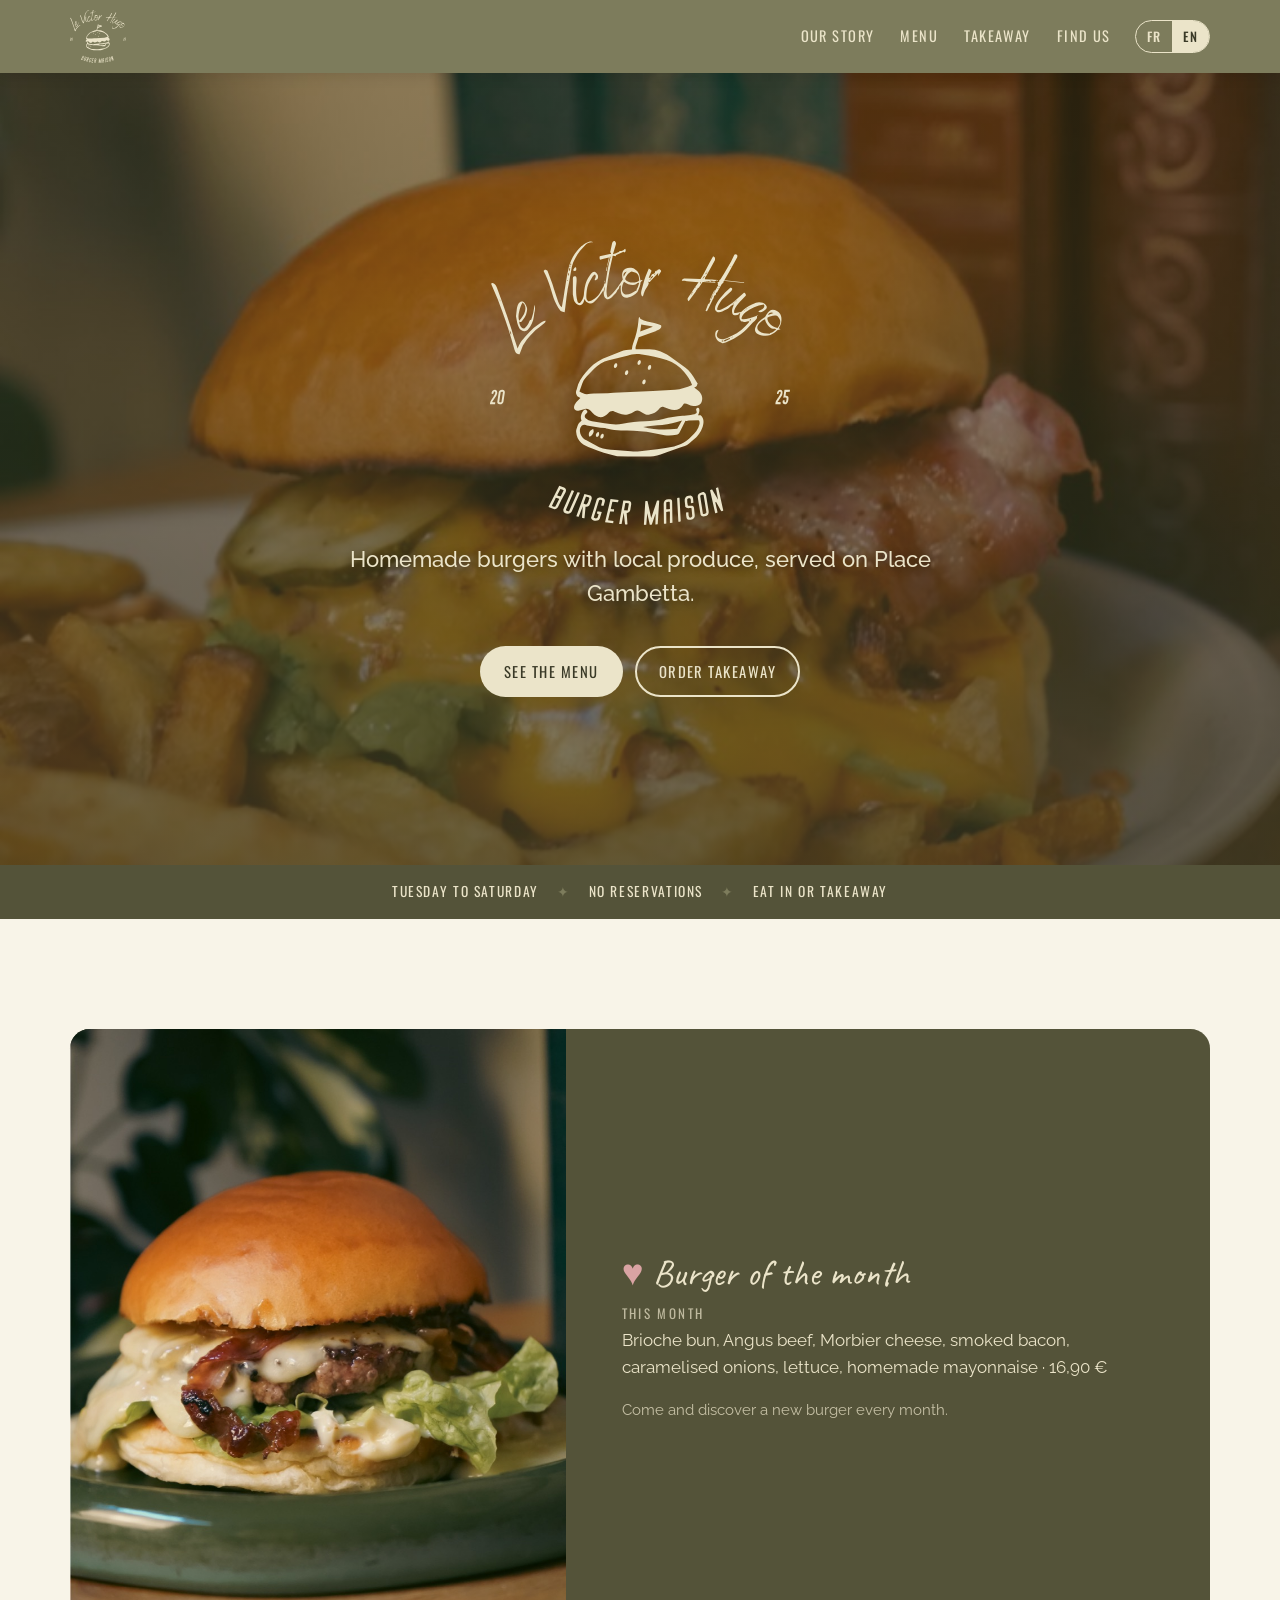
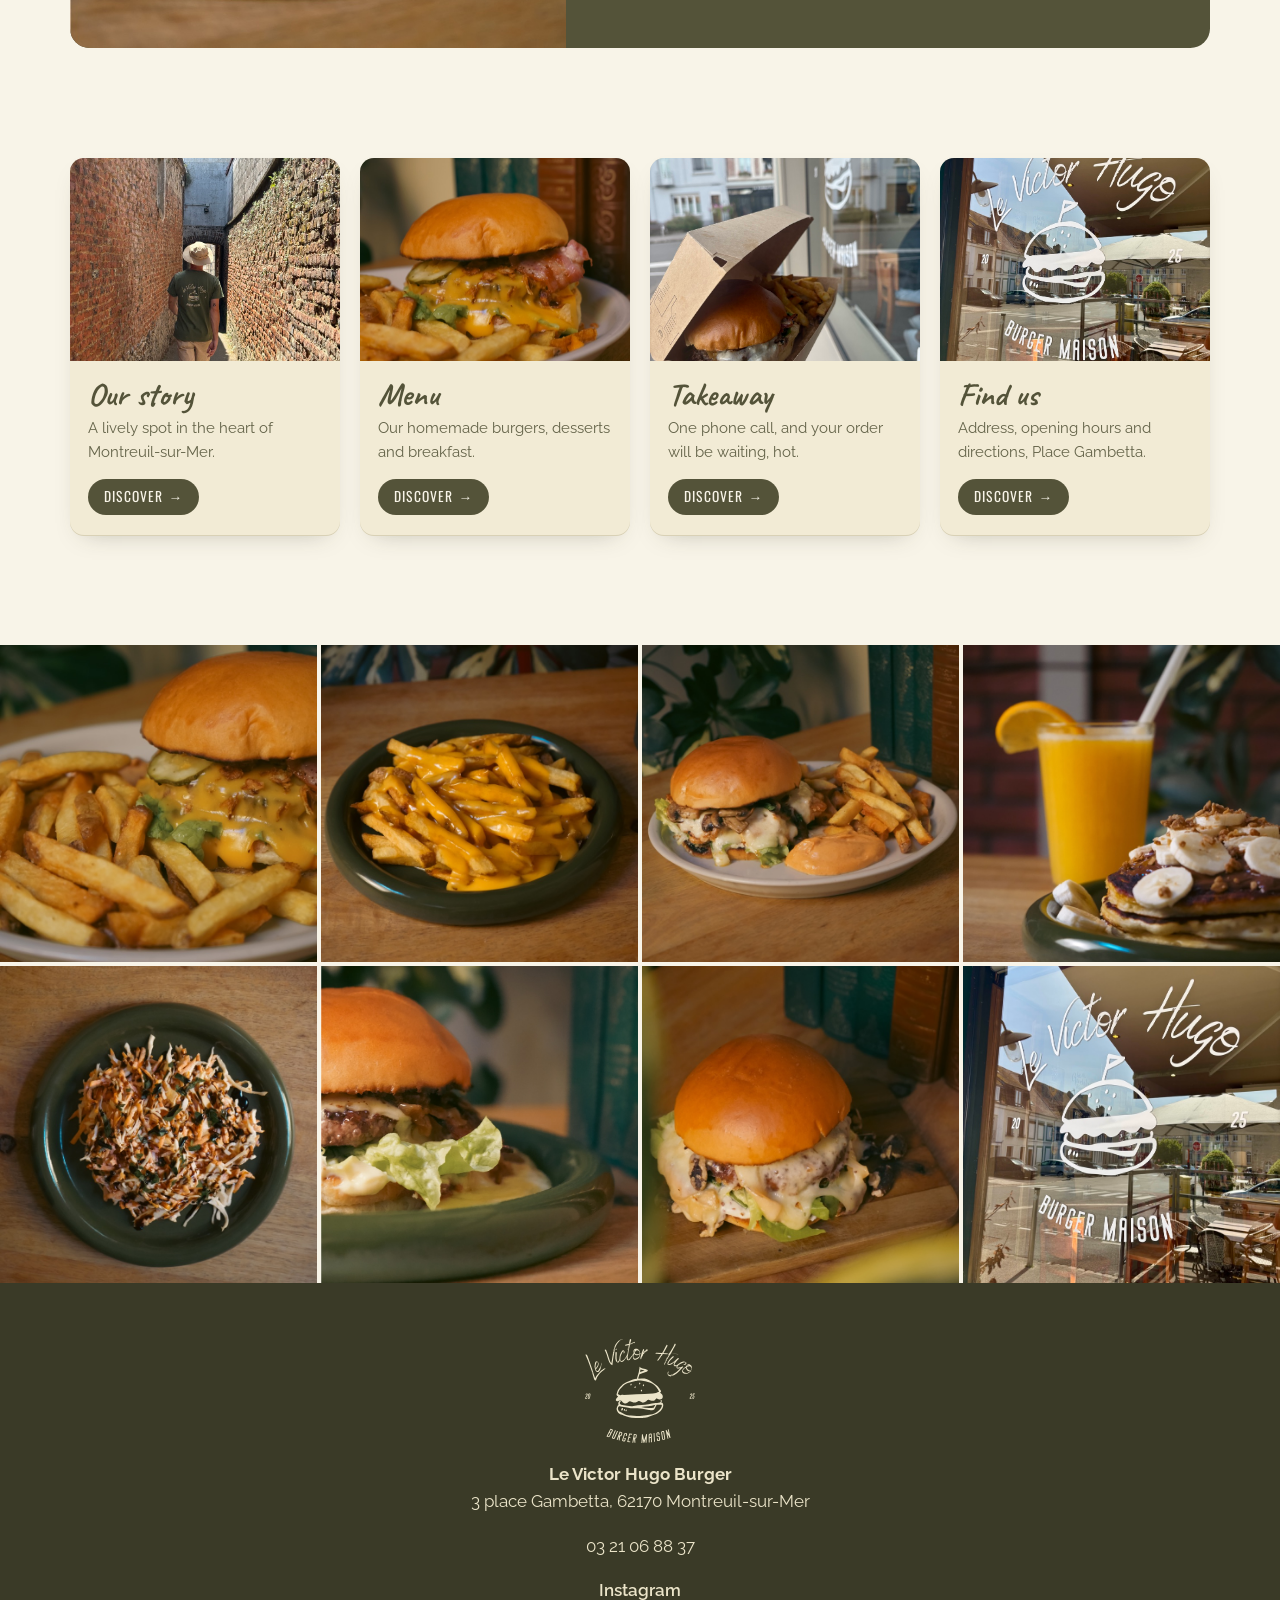
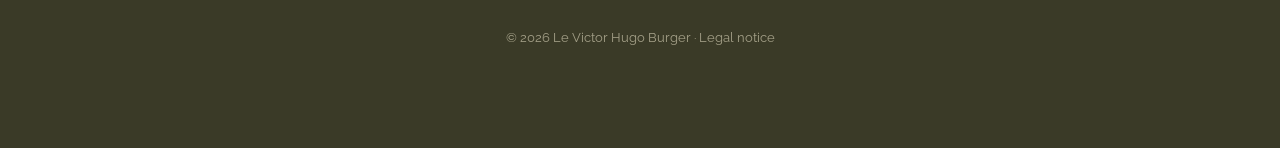
<file: index.html>
<!doctype html>
<html lang="fr">
<head>
  <meta charset="utf-8">
  <meta name="viewport" content="width=device-width, initial-scale=1">
  <title>Le Victor Hugo Burger — Burgers maison à Montreuil-sur-Mer</title>
  <meta name="description" content="Burgers faits maison avec des produits locaux, sur la place Gambetta à Montreuil-sur-Mer. Terrasse, sans réservation, à emporter par téléphone au 03 21 06 88 37.">
  <link rel="icon" href="images/logo-olive.svg" type="image/svg+xml">
  <meta property="og:title" content="Le Victor Hugo Burger — Montreuil-sur-Mer">
  <meta property="og:description" content="Burgers maison, produits locaux, terrasse sur la place Gambetta.">
  <meta property="og:image" content="images/terrasse.jpg">
  <link rel="preconnect" href="https://fonts.googleapis.com">
  <link rel="preconnect" href="https://fonts.gstatic.com" crossorigin>
  <link href="https://fonts.googleapis.com/css2?family=Caveat:wght@500;700&family=Oswald:wght@400;500&family=Raleway:ital,wght@0,400;0,500;0,600;0,700;1,400&display=swap" rel="stylesheet">
  <link rel="stylesheet" href="style.css">
  <script type="application/ld+json">
  {
    "@context": "https://schema.org",
    "@type": "Restaurant",
    "name": "Le Victor Hugo Burger",
    "servesCuisine": "Burgers",
    "telephone": "+33321068837",
    "address": {
      "@type": "PostalAddress",
      "streetAddress": "3 place Gambetta",
      "postalCode": "62170",
      "addressLocality": "Montreuil-sur-Mer",
      "addressCountry": "FR"
    },
    "acceptsReservations": false,
    "openingHoursSpecification": [
      { "@type": "OpeningHoursSpecification", "dayOfWeek": ["Tuesday","Wednesday","Thursday","Friday","Saturday"], "opens": "12:00", "closes": "14:00" },
      { "@type": "OpeningHoursSpecification", "dayOfWeek": ["Tuesday","Wednesday","Thursday","Friday","Saturday"], "opens": "19:00", "closes": "21:30" }
    ]
  }
  </script>
</head>
<body>

  <div class="annonce" id="annonce" hidden></div>

  <header class="entete">
    <a href="index.html" class="entete-logo" aria-label="Le Victor Hugo Burger, accueil">
      <img src="images/logo-beige.svg" alt="" width="56" height="53">
    </a>
    <nav class="menu" aria-label="Navigation principale">
      <a href="histoire.html" data-t="nav.histoire">Notre histoire</a>
      <a href="carte.html" data-t="nav.carte">La carte</a>
      <a href="emporter.html" data-t="nav.emporter">À emporter</a>
      <a href="infos.html" data-t="nav.infos">Infos &amp; accès</a>
    </nav>
    <div class="langues" role="group" aria-label="Langue / Language">
      <button type="button" data-lang="fr" aria-pressed="true">FR</button>
      <button type="button" data-lang="en" aria-pressed="false">EN</button>
    </div>
  </header>

  <main>
    <!-- ===== Accueil ===== -->
    <section class="hero">
      <video class="hero-photo" autoplay muted loop playsinline preload="auto" poster="images/photographe/burger-victor-hugo.jpg" aria-hidden="true">
        <source src="videos/burger-victor-hugo.mp4" type="video/mp4">
      </video>
      <div class="hero-contenu">
        <img class="hero-logo" src="images/logo-beige.svg" alt="Le Victor Hugo — Burger maison" width="260" height="246">
        <p class="hero-accroche" data-c="accroche"></p>
        <div class="boutons">
          <a class="bouton bouton-clair" href="carte.html" data-t="hero.carte">Voir la carte</a>
          <a class="bouton bouton-contour" data-tel href="#"><span data-t="hero.emporter">Commander à emporter</span></a>
        </div>
      </div>
    </section>

    <!-- ===== Bandeau infos ===== -->
    <ul class="bandeau">
      <li data-t="bandeau.jours">Du mardi au samedi</li>
      <li data-t="bandeau.resa">Sans réservation</li>
      <li data-t="bandeau.surplace">Sur place ou à emporter</li>
    </ul>

    <!-- ===== Burger du moment ===== -->
    <section class="accueil-moment conteneur">
      <article class="moment" id="moment">
        <img src="" alt="" loading="lazy">
        <div class="moment-texte">
          <p class="moment-etiquette"><span aria-hidden="true">♥</span> <span data-t="moment.titre">Burger du moment</span></p>
          <p class="surtitre" id="moment-mois"></p>
          <h3 id="moment-nom"></h3>
          <p id="moment-desc"></p>
          <p class="moment-note" data-t="moment.note">Venez découvrir chaque mois un nouveau burger.</p>
        </div>
      </article>
    </section>

    <!-- ===== Vers les autres pages ===== -->
    <section class="pages conteneur" aria-label="Découvrir le Victor Hugo">
      <a class="page-carte" href="histoire.html">
        <img src="images/montreuil.jpg" alt="" loading="lazy">
        <span class="page-titre" data-t="nav.histoire">Notre histoire</span>
        <span class="page-texte" data-t="accueil.histoire">Un lieu de vie au cœur de Montreuil-sur-Mer.</span>
        <span class="page-bouton"><span data-t="accueil.voir">Découvrir</span> <span aria-hidden="true">→</span></span>
      </a>
      <a class="page-carte" href="carte.html">
        <img src="images/photographe/burger-victor-hugo.jpg" alt="" loading="lazy">
        <span class="page-titre" data-t="nav.carte">La carte</span>
        <span class="page-texte" data-t="accueil.carte">Nos burgers maison, les desserts et le petit-déjeuner.</span>
        <span class="page-bouton"><span data-t="accueil.voir">Découvrir</span> <span aria-hidden="true">→</span></span>
      </a>
      <a class="page-carte" href="emporter.html">
        <img src="images/a-emporter.jpg" alt="" loading="lazy">
        <span class="page-titre" data-t="nav.emporter">À emporter</span>
        <span class="page-texte" data-t="accueil.emporter">Un coup de fil, et votre commande vous attend bien chaude.</span>
        <span class="page-bouton"><span data-t="accueil.voir">Découvrir</span> <span aria-hidden="true">→</span></span>
      </a>
      <a class="page-carte" href="infos.html">
        <img src="images/vitrine.jpg" alt="" loading="lazy">
        <span class="page-titre" data-t="nav.infos">Infos &amp; accès</span>
        <span class="page-texte" data-t="accueil.infos">Adresse, horaires et itinéraire, place Gambetta.</span>
        <span class="page-bouton"><span data-t="accueil.voir">Découvrir</span> <span aria-hidden="true">→</span></span>
      </a>
    </section>

    <!-- ===== Galerie ===== -->
    <section class="galerie" aria-label="Photos">
      <img src="images/photographe/burger-victor-hugo-frites.jpg" alt="Le burger Victor Hugo et ses frites maison" loading="lazy">
      <img src="images/photographe/frites.jpg" alt="Frites maison au cheddar" loading="lazy">
      <img src="images/photographe/galerie-poulet-raoul.jpg" alt="Le Poulet Raoul, frites maison et sauce" loading="lazy">
      <img src="images/photographe/galerie-pancakes.jpg" alt="Pancakes à la banane et jus d’orange pressé" loading="lazy">
      <img src="images/photographe/coleslaw.jpg" alt="Coleslaw maison" loading="lazy">
      <img src="images/photographe/galerie-burger-du-moment.jpg" alt="Le burger du moment en gros plan" loading="lazy">
      <img src="images/photographe/galerie-vege.jpg" alt="Le Végé d’automne au Saint-Nectaire" loading="lazy">
      <img src="images/vitrine.jpg" alt="La vitrine du Victor Hugo donnant sur la place" loading="lazy">
    </section>
  </main>

  <footer class="pied">
    <img src="images/logo-beige.svg" alt="" width="110" height="104">
    <p><strong>Le Victor Hugo Burger</strong><br><span data-c="adresse"></span></p>
    <p><a data-tel href="#"><span data-c="telephone"></span></a></p>
    <p class="reseaux" id="reseaux"></p>
    <p class="pied-petit">© <span id="annee"></span> Le Victor Hugo Burger · <a href="mentions-legales.html" data-t="pied.mentions">Mentions légales</a></p>
  </footer>

  <a class="appel-mobile" data-tel href="#"><span data-t="mobile.appel">Commander à emporter</span></a>

  <script src="contenu.js"></script>
  <script src="app.js"></script>
</body>
</html>
</file>
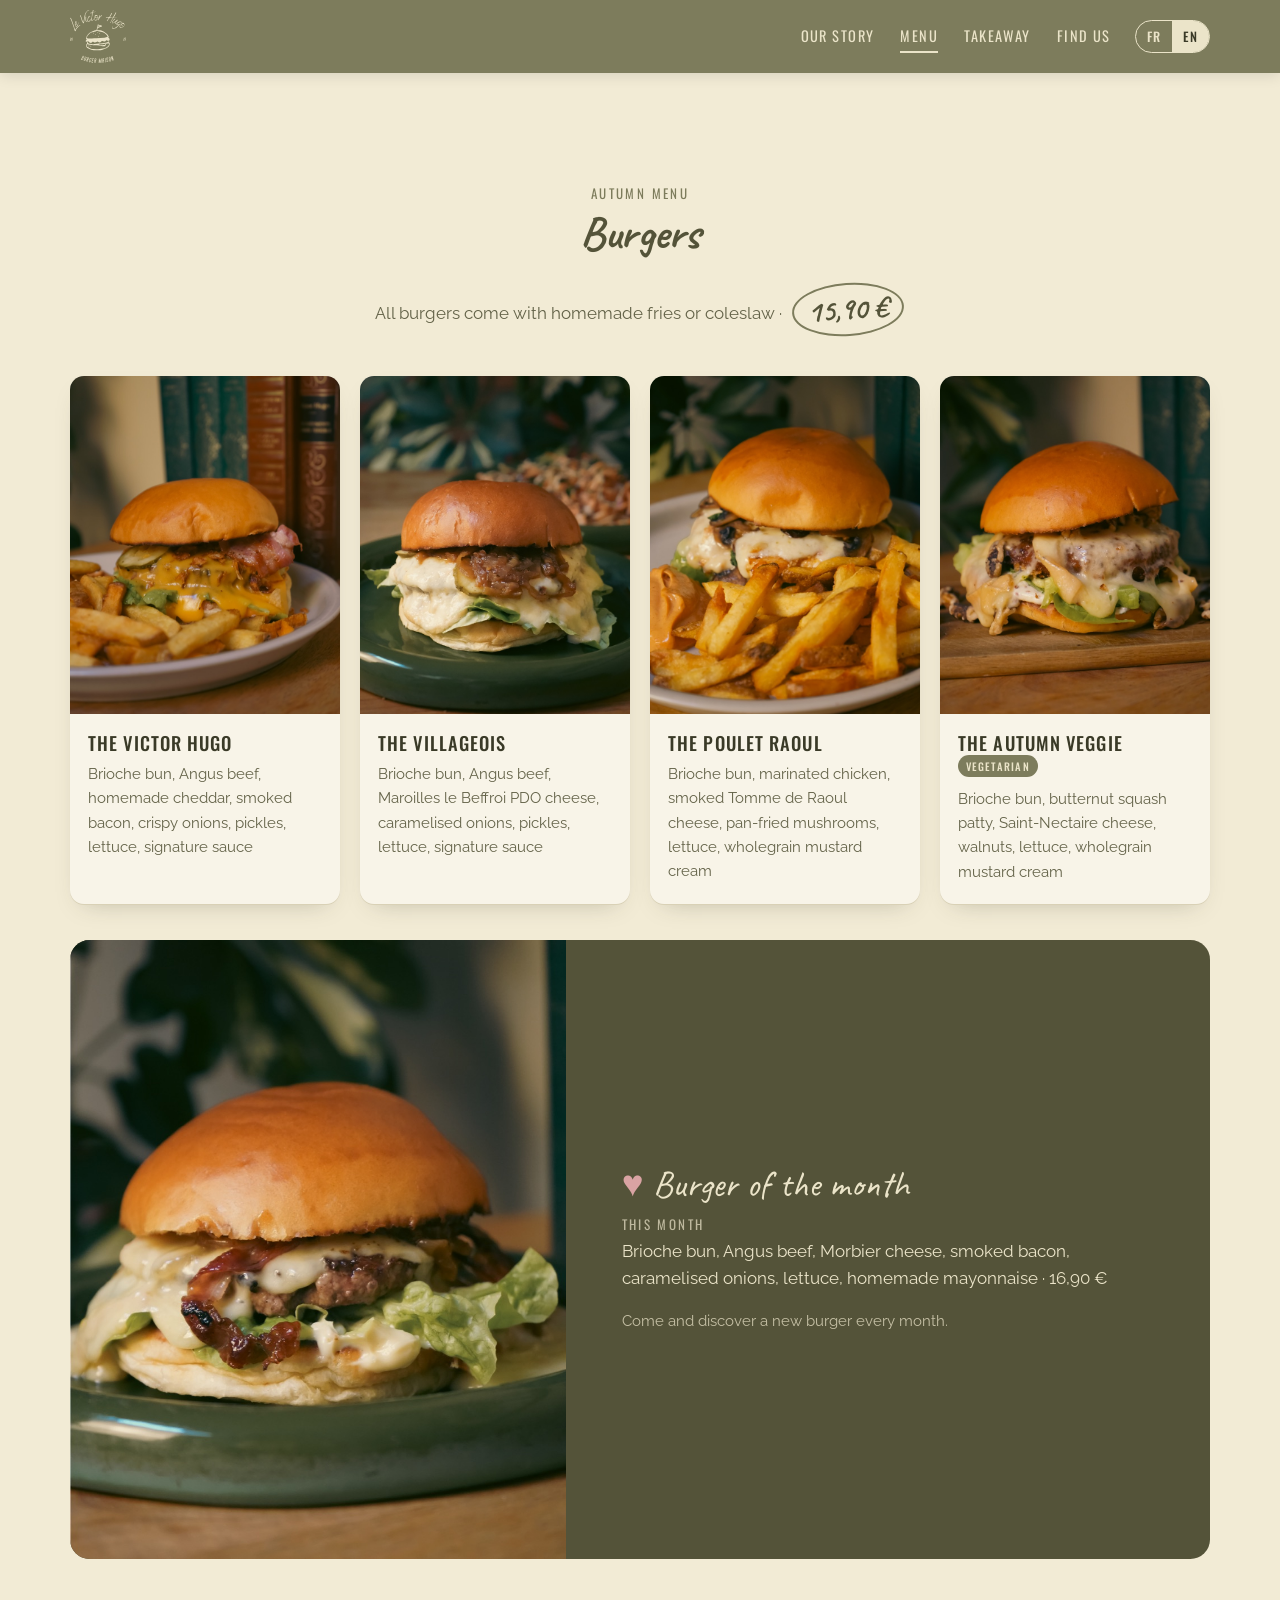
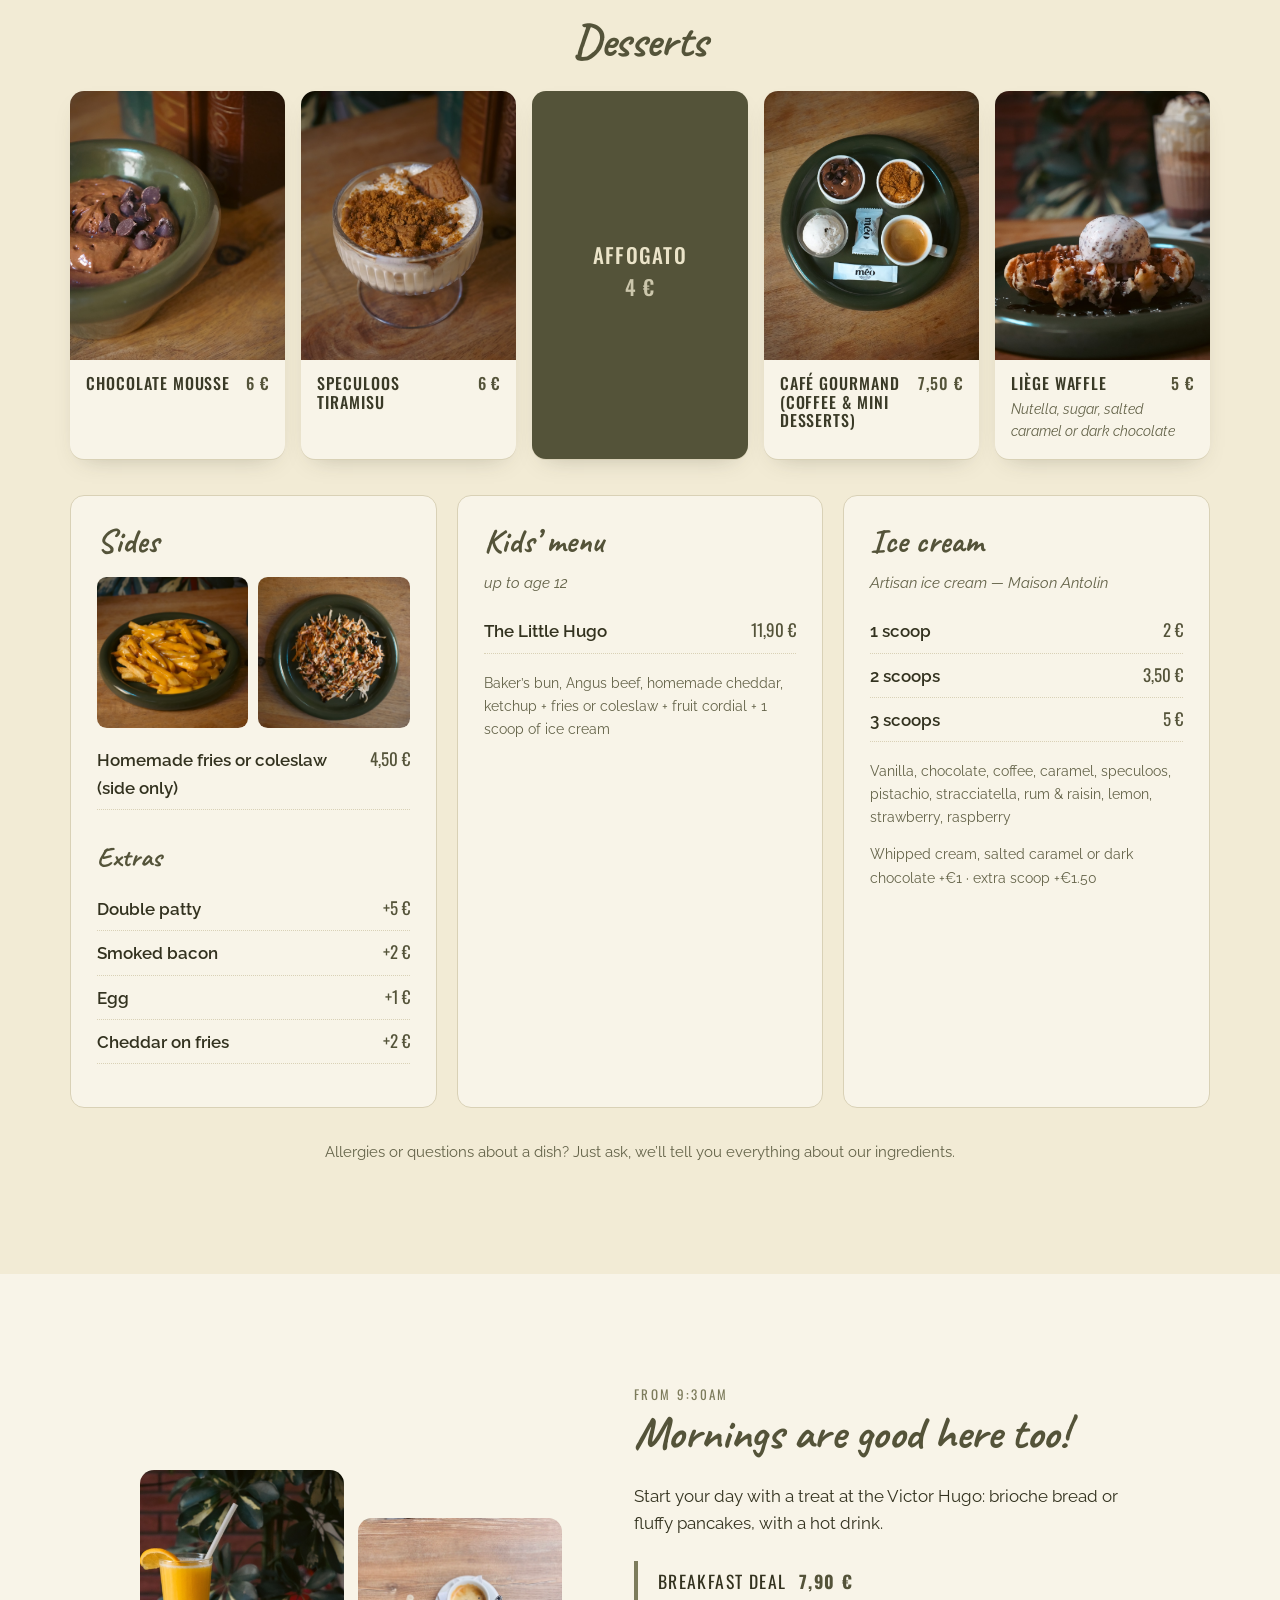
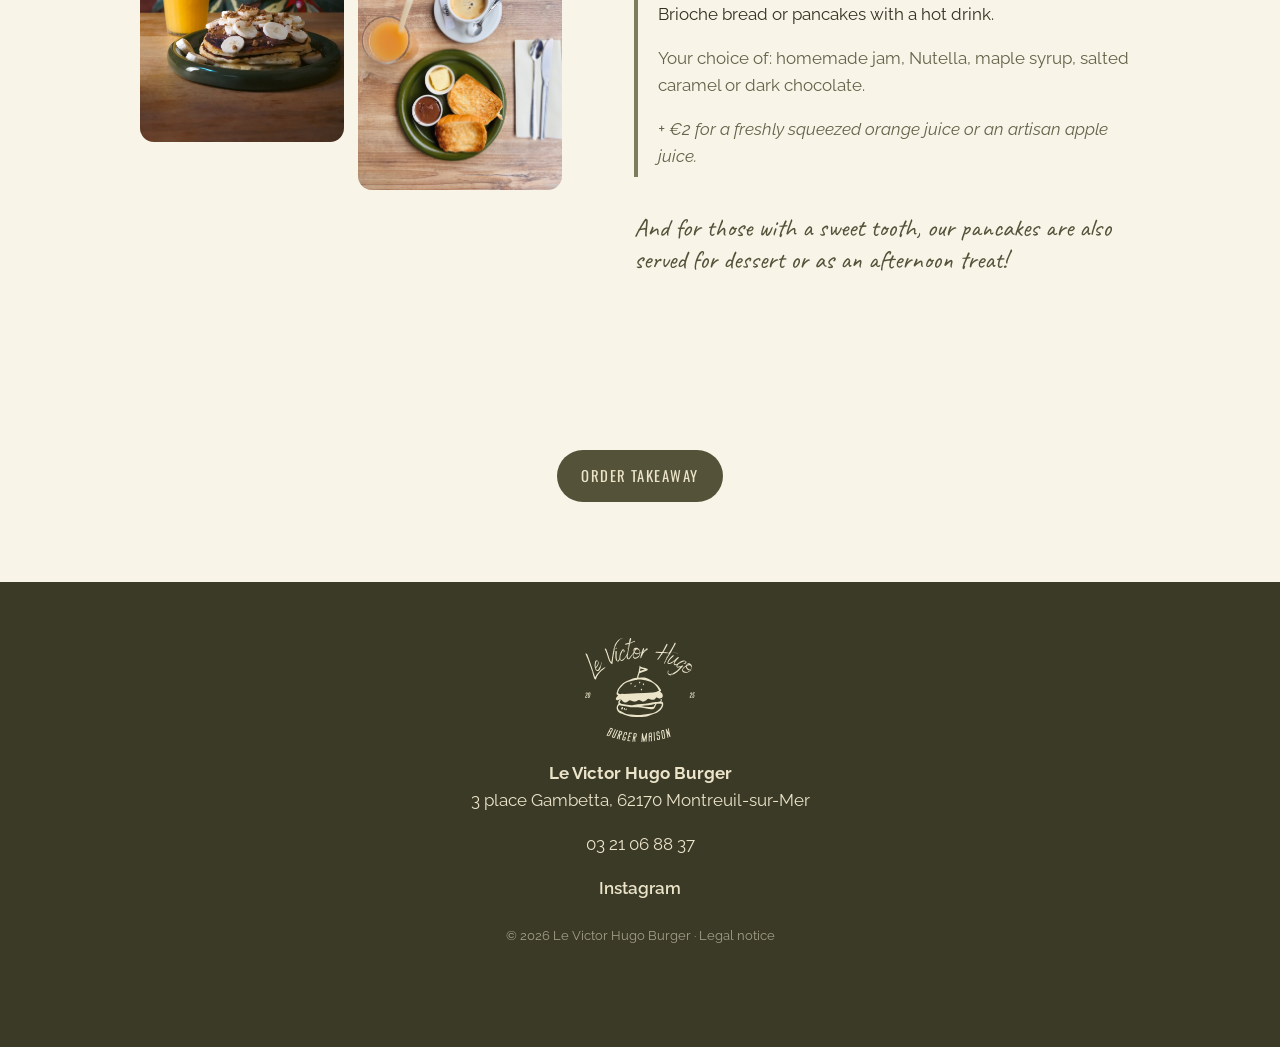
<file: carte.html>
<!doctype html>
<html lang="fr">
<head>
  <meta charset="utf-8">
  <meta name="viewport" content="width=device-width, initial-scale=1">
  <title>La carte — Le Victor Hugo Burger</title>
  <meta name="description" content="La carte du Victor Hugo : burgers maison servis avec frites ou coleslaw, burger du moment, menu enfant, desserts, glaces artisanales et formule petit-déjeuner.">
  <link rel="icon" href="images/logo-olive.svg" type="image/svg+xml">
  <link rel="preconnect" href="https://fonts.googleapis.com">
  <link rel="preconnect" href="https://fonts.gstatic.com" crossorigin>
  <link href="https://fonts.googleapis.com/css2?family=Caveat:wght@500;700&family=Oswald:wght@400;500&family=Raleway:ital,wght@0,400;0,500;0,600;0,700;1,400&display=swap" rel="stylesheet">
  <link rel="stylesheet" href="style.css">
</head>
<body>

  <div class="annonce" id="annonce" hidden></div>

  <header class="entete">
    <a href="index.html" class="entete-logo" aria-label="Le Victor Hugo Burger, accueil">
      <img src="images/logo-beige.svg" alt="" width="56" height="53">
    </a>
    <nav class="menu" aria-label="Navigation principale">
      <a href="histoire.html" data-t="nav.histoire">Notre histoire</a>
      <a href="carte.html" aria-current="page" data-t="nav.carte">La carte</a>
      <a href="emporter.html" data-t="nav.emporter">À emporter</a>
      <a href="infos.html" data-t="nav.infos">Infos &amp; accès</a>
    </nav>
    <div class="langues" role="group" aria-label="Langue / Language">
      <button type="button" data-lang="fr" aria-pressed="true">FR</button>
      <button type="button" data-lang="en" aria-pressed="false">EN</button>
    </div>
  </header>

  <main>
    <!-- ===== Les burgers ===== -->
    <section class="carte">
      <div class="conteneur">
        <p class="surtitre" data-c="saison"></p>
        <h1 class="titre-page" data-t="carte.titre">Les burgers</h1>
        <p class="carte-intro"><span data-t="carte.intro">Tous nos burgers sont servis avec frites ou coleslaw maison</span> · <strong data-c="prixBurger"></strong></p>

        <div class="burgers" id="burgers"></div>

        <article class="moment" id="moment">
          <img src="" alt="" loading="lazy">
          <div class="moment-texte">
            <p class="moment-etiquette"><span aria-hidden="true">♥</span> <span data-t="moment.titre">Burger du moment</span></p>
            <p class="surtitre" id="moment-mois"></p>
            <h3 id="moment-nom"></h3>
            <p id="moment-desc"></p>
            <p class="moment-note" data-t="moment.note">Venez découvrir chaque mois un nouveau burger.</p>
          </div>
        </article>

        <h2 class="desserts-titre" data-t="carte.desserts">Desserts</h2>
        <div class="desserts" id="desserts-vignettes"></div>

        <div class="carte-bas">
          <div class="bloc">
            <h3 data-t="carte.cotes">À côté</h3>
            <div class="cote-photos">
              <img src="images/photographe/frites.jpg" alt="Frites maison" loading="lazy">
              <img src="images/photographe/coleslaw.jpg" alt="Coleslaw maison" loading="lazy">
            </div>
            <ul class="prix-liste" id="accompagnements"></ul>
            <h4 data-t="carte.supplements">Suppléments</h4>
            <ul class="prix-liste" id="supplements"></ul>
          </div>
          <div class="bloc">
            <h3 data-t="carte.enfant">Menu enfant</h3>
            <p class="bloc-sous" id="enfant-age"></p>
            <ul class="prix-liste"><li><span id="enfant-nom"></span><span id="enfant-prix"></span></li></ul>
            <p class="bloc-detail" id="enfant-desc"></p>
          </div>
          <div class="bloc">
            <h3 data-t="carte.glaces">Glaces</h3>
            <p class="bloc-sous" id="glaces-detail"></p>
            <ul class="prix-liste" id="glaces-prix"></ul>
            <p class="bloc-detail" id="glaces-parfums"></p>
            <p class="bloc-detail" id="glaces-supp"></p>
          </div>
        </div>
        <p class="allergenes" data-t="carte.allergenes">Une allergie ou une question sur un plat ? Demandez-nous, on vous dit tout sur nos ingrédients.</p>
      </div>
    </section>

    <!-- ===== Le matin ===== -->
    <section class="matin conteneur" id="matin">
      <div class="matin-photos">
        <img src="images/photographe/pancakes.jpg" alt="Pancakes à la banane et au chocolat avec un jus d’orange pressé" loading="lazy">
        <img src="images/petit-dej-2.jpg" alt="Petit-déjeuner : brioche grillée, beurre, pâte à tartiner, café et jus d’orange" loading="lazy">
      </div>
      <div>
        <p class="surtitre" data-t="matin.surtitre">Dès 9h30</p>
        <h2 data-t="matin.titre">Le matin, on vous attend aussi !</h2>
        <p data-t="matin.intro">Dès le matin, profitez d’un petit-déjeuner gourmand au Victor Hugo : pain brioché ou pancakes moelleux, accompagnés d’une boisson chaude.</p>
        <div class="formule">
          <p class="formule-titre"><span data-t="matin.formule">Formule petit-déjeuner</span> <strong id="petitdej-prix"></strong></p>
          <p id="petitdej-desc"></p>
          <p class="formule-choix" id="petitdej-choix"></p>
          <p class="formule-option" id="petitdej-option"></p>
        </div>
        <p class="matin-gourmands" id="petitdej-gourmands"></p>
      </div>
    </section>

    <section class="suite conteneur">
      <a class="bouton bouton-plein" href="emporter.html" data-t="suite.emporter">Commander à emporter</a>
    </section>
  </main>

  <footer class="pied">
    <img src="images/logo-beige.svg" alt="" width="110" height="104">
    <p><strong>Le Victor Hugo Burger</strong><br><span data-c="adresse"></span></p>
    <p><a data-tel href="#"><span data-c="telephone"></span></a></p>
    <p class="reseaux" id="reseaux"></p>
    <p class="pied-petit">© <span id="annee"></span> Le Victor Hugo Burger · <a href="mentions-legales.html" data-t="pied.mentions">Mentions légales</a></p>
  </footer>

  <a class="appel-mobile" data-tel href="#"><span data-t="mobile.appel">Commander à emporter</span></a>

  <script src="contenu.js"></script>
  <script src="app.js"></script>
</body>
</html>
</file>
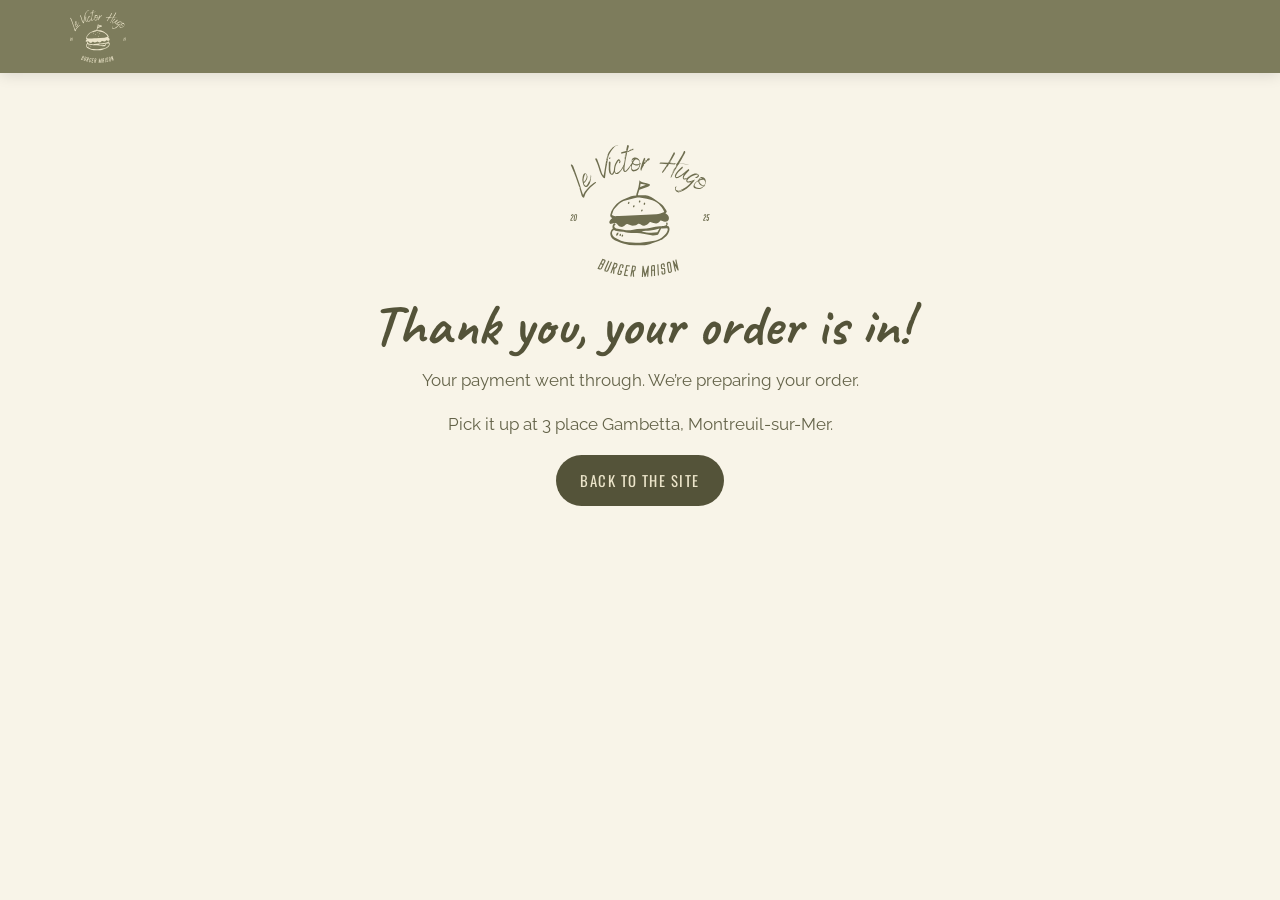
<file: commande-confirmee.html>
<!doctype html>
<html lang="fr">
<head>
  <meta charset="utf-8">
  <meta name="viewport" content="width=device-width, initial-scale=1">
  <title>Commande confirmée — Le Victor Hugo Burger</title>
  <meta name="robots" content="noindex">
  <link rel="icon" href="images/logo-olive.svg" type="image/svg+xml">
  <link rel="preconnect" href="https://fonts.googleapis.com">
  <link rel="preconnect" href="https://fonts.gstatic.com" crossorigin>
  <link href="https://fonts.googleapis.com/css2?family=Caveat:wght@500;700&family=Oswald:wght@400;500&family=Raleway:ital,wght@0,400;0,500;0,600;0,700;1,400&display=swap" rel="stylesheet">
  <link rel="stylesheet" href="style.css">
  <link rel="stylesheet" href="commande.css">
</head>
<body>
  <header class="entete">
    <a href="index.html" class="entete-logo" aria-label="Le Victor Hugo Burger, retour au site">
      <img src="images/logo-beige.svg" alt="" width="56" height="53">
    </a>
  </header>

  <main class="commande conteneur">
    <div class="commande-tete">
      <img src="images/logo-olive.svg" alt="" width="140" height="132" style="margin: 0 auto 18px">
      <h1 id="titre">Merci, c’est commandé !</h1>
      <p class="commande-intro" id="texte">Votre paiement est bien passé. On s’occupe de votre commande.</p>
      <p class="commande-intro" id="retrait" hidden></p>
      <p class="commande-intro" id="adresse">À récupérer au 3 place Gambetta, à Montreuil-sur-Mer.</p>
      <p><a class="bouton bouton-plein" href="index.html" id="retour">Retour au site</a></p>
    </div>
  </main>

  <script>
    /* Affiche l'heure de retrait choisie et vide le panier. */
    let en = false;
    try { en = localStorage.getItem("langue") === "en"; } catch (e) {}
    let commande = {};
    try { commande = JSON.parse(sessionStorage.getItem("derniereCommande")) || {}; } catch (e) {}
    try { localStorage.removeItem("panier"); sessionStorage.removeItem("derniereCommande"); } catch (e) {}

    if (en) {
      document.documentElement.lang = "en";
      document.getElementById("titre").textContent = "Thank you, your order is in!";
      document.getElementById("texte").textContent = "Your payment went through. We’re preparing your order.";
      document.getElementById("adresse").textContent = "Pick it up at 3 place Gambetta, Montreuil-sur-Mer.";
      document.getElementById("retour").textContent = "Back to the site";
    }
    if (commande.retrait) {
      const p = document.getElementById("retrait");
      p.hidden = false;
      p.textContent = (en ? "Pick-up time: " : "Heure de retrait : ") + commande.retrait.replace(":", "h");
      p.style.fontWeight = "700";
    }
  </script>
</body>
</html>
</file>
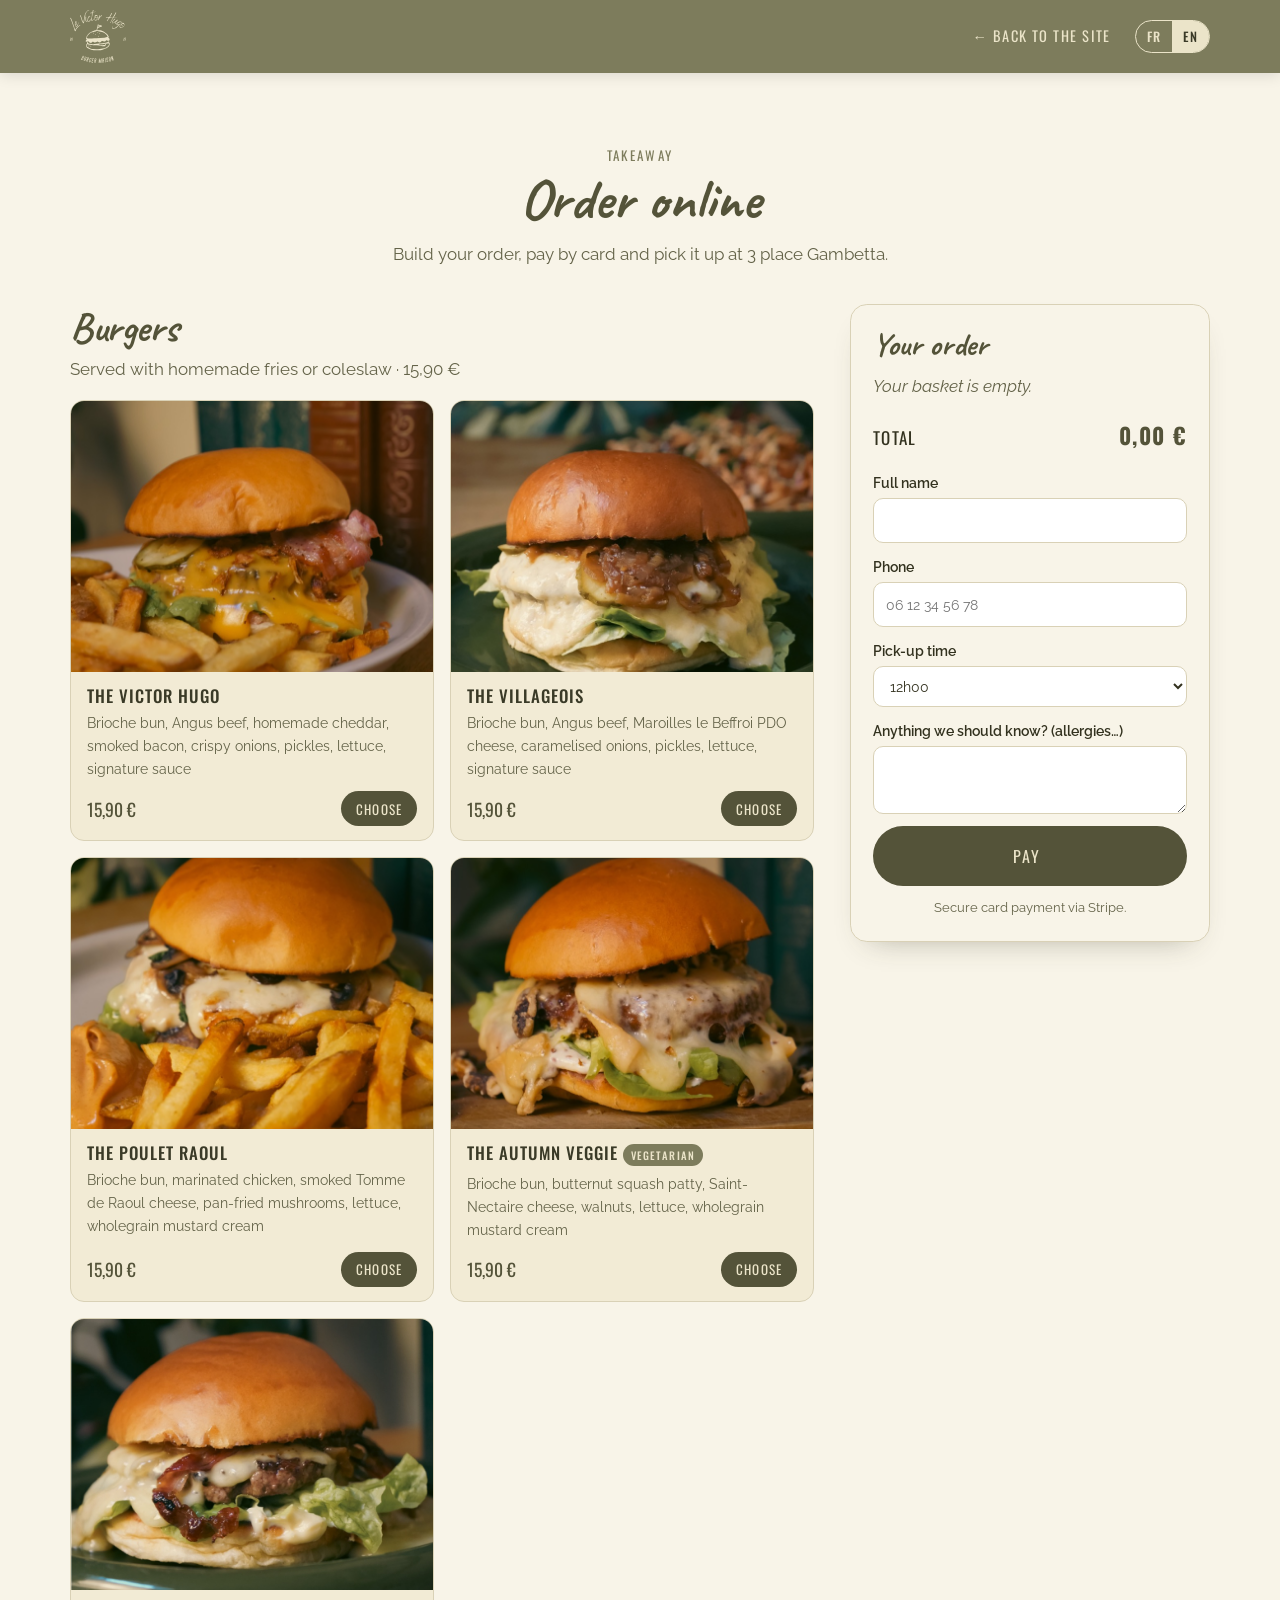
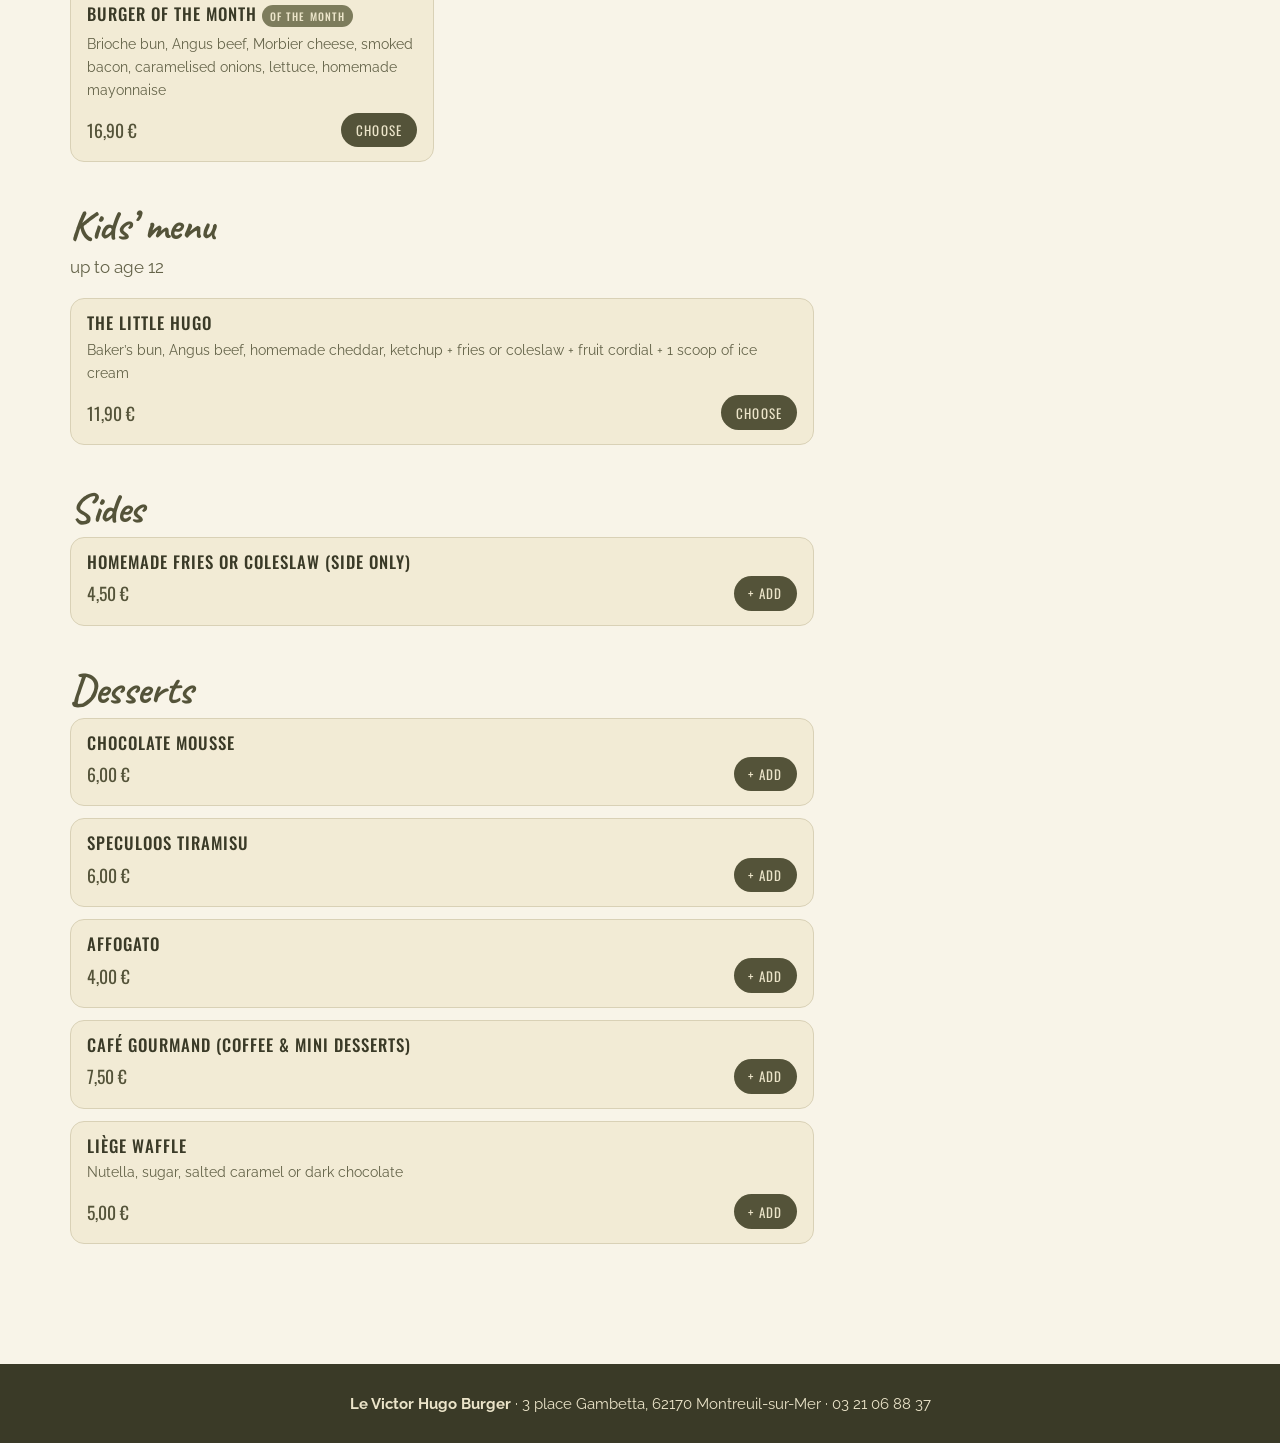
<file: commander.html>
<!doctype html>
<html lang="fr">
<head>
  <meta charset="utf-8">
  <meta name="viewport" content="width=device-width, initial-scale=1">
  <title>Commander à emporter — Le Victor Hugo Burger</title>
  <meta name="description" content="Commandez vos burgers à emporter en ligne et passez les récupérer au 3 place Gambetta, Montreuil-sur-Mer.">
  <link rel="icon" href="images/logo-olive.svg" type="image/svg+xml">
  <link rel="preconnect" href="https://fonts.googleapis.com">
  <link rel="preconnect" href="https://fonts.gstatic.com" crossorigin>
  <link href="https://fonts.googleapis.com/css2?family=Caveat:wght@500;700&family=Oswald:wght@400;500&family=Raleway:ital,wght@0,400;0,500;0,600;0,700;1,400&display=swap" rel="stylesheet">
  <link rel="stylesheet" href="style.css">
  <link rel="stylesheet" href="commande.css">
</head>
<body>

  <header class="entete">
    <a href="index.html" class="entete-logo" aria-label="Le Victor Hugo Burger, retour au site">
      <img src="images/logo-beige.svg" alt="" width="56" height="53">
    </a>
    <nav class="menu" aria-label="Navigation">
      <a href="index.html" data-t="retour">← Retour au site</a>
    </nav>
    <div class="langues" role="group" aria-label="Langue / Language">
      <button type="button" data-lang="fr" aria-pressed="true">FR</button>
      <button type="button" data-lang="en" aria-pressed="false">EN</button>
    </div>
  </header>

  <main class="commande conteneur">
    <div class="commande-tete">
      <p class="surtitre" data-t="surtitre">À emporter</p>
      <h1 data-t="titre">Commander en ligne</h1>
      <p class="commande-intro" data-t="intro">Composez votre commande, payez par carte et passez la récupérer au 3 place Gambetta.</p>
      <p class="ferme" id="ferme" hidden></p>
    </div>

    <div class="commande-grille">
      <!-- ===== La carte ===== -->
      <div class="commande-carte" id="carte"></div>

      <!-- ===== Le panier ===== -->
      <aside class="panier" id="panier" aria-labelledby="panier-titre">
        <h2 id="panier-titre" data-t="panier">Votre commande</h2>
        <p class="panier-vide" id="panier-vide" data-t="vide">Votre panier est vide.</p>
        <ul class="panier-lignes" id="panier-lignes"></ul>
        <p class="panier-total"><span data-t="total">Total</span> <strong id="total">0,00 €</strong></p>

        <form id="formulaire" novalidate>
          <label><span data-t="nom">Prénom et nom</span>
            <input name="nom" autocomplete="name" required maxlength="60"></label>
          <label><span data-t="telephone">Téléphone</span>
            <input name="telephone" type="tel" autocomplete="tel" required maxlength="20" placeholder="06 12 34 56 78"></label>
          <label><span data-t="retrait">Heure de retrait</span>
            <select name="retrait" id="retrait" required></select></label>
          <label><span data-t="commentaire">Une précision ? (allergie, cuisson…)</span>
            <textarea name="commentaire" rows="2" maxlength="300"></textarea></label>
          <p class="erreur" id="erreur" role="alert" hidden></p>
          <button type="submit" class="bouton bouton-plein bouton-payer" id="payer"><span data-t="payer">Payer</span> <span id="payer-montant"></span></button>
          <p class="securite" data-t="securite">Paiement sécurisé par carte bancaire via Stripe.</p>
        </form>
      </aside>
    </div>
  </main>

  <!-- Barre du panier sur téléphone -->
  <a class="barre-panier" id="barre-panier" href="#panier" hidden>
    <span><span data-t="voir">Voir ma commande</span> · <span id="barre-nombre"></span></span>
    <strong id="barre-total"></strong>
  </a>

  <!-- Fenêtre de choix pour un burger ou le menu enfant -->
  <dialog class="options" id="options">
    <form method="dialog" id="options-form">
      <h3 id="options-nom"></h3>
      <p class="options-desc" id="options-desc"></p>
      <fieldset id="options-acc"><legend data-t="accompagnement">Accompagnement</legend></fieldset>
      <fieldset id="options-sup"><legend data-t="supplements">Suppléments</legend></fieldset>
      <label id="options-parfum"><span data-t="parfum">Parfum de la glace</span><select></select></label>
      <div class="options-bas">
        <div class="quantite" aria-label="Quantité">
          <button type="button" data-q="-1" aria-label="Moins">−</button>
          <output id="options-quantite">1</output>
          <button type="button" data-q="1" aria-label="Plus">+</button>
        </div>
        <button type="submit" class="bouton bouton-plein" value="ajouter"><span data-t="ajouter">Ajouter</span> · <span id="options-prix"></span></button>
      </div>
      <button type="submit" class="options-fermer" value="annuler" aria-label="Fermer">×</button>
    </form>
  </dialog>

  <footer class="pied pied-commande">
    <p><strong>Le Victor Hugo Burger</strong> · <span data-c="adresse"></span> · <a data-tel href="#"><span data-c="telephone"></span></a></p>
  </footer>

  <script src="contenu.js"></script>
  <script src="catalogue.js"></script>
  <script src="commande.js"></script>
</body>
</html>
</file>
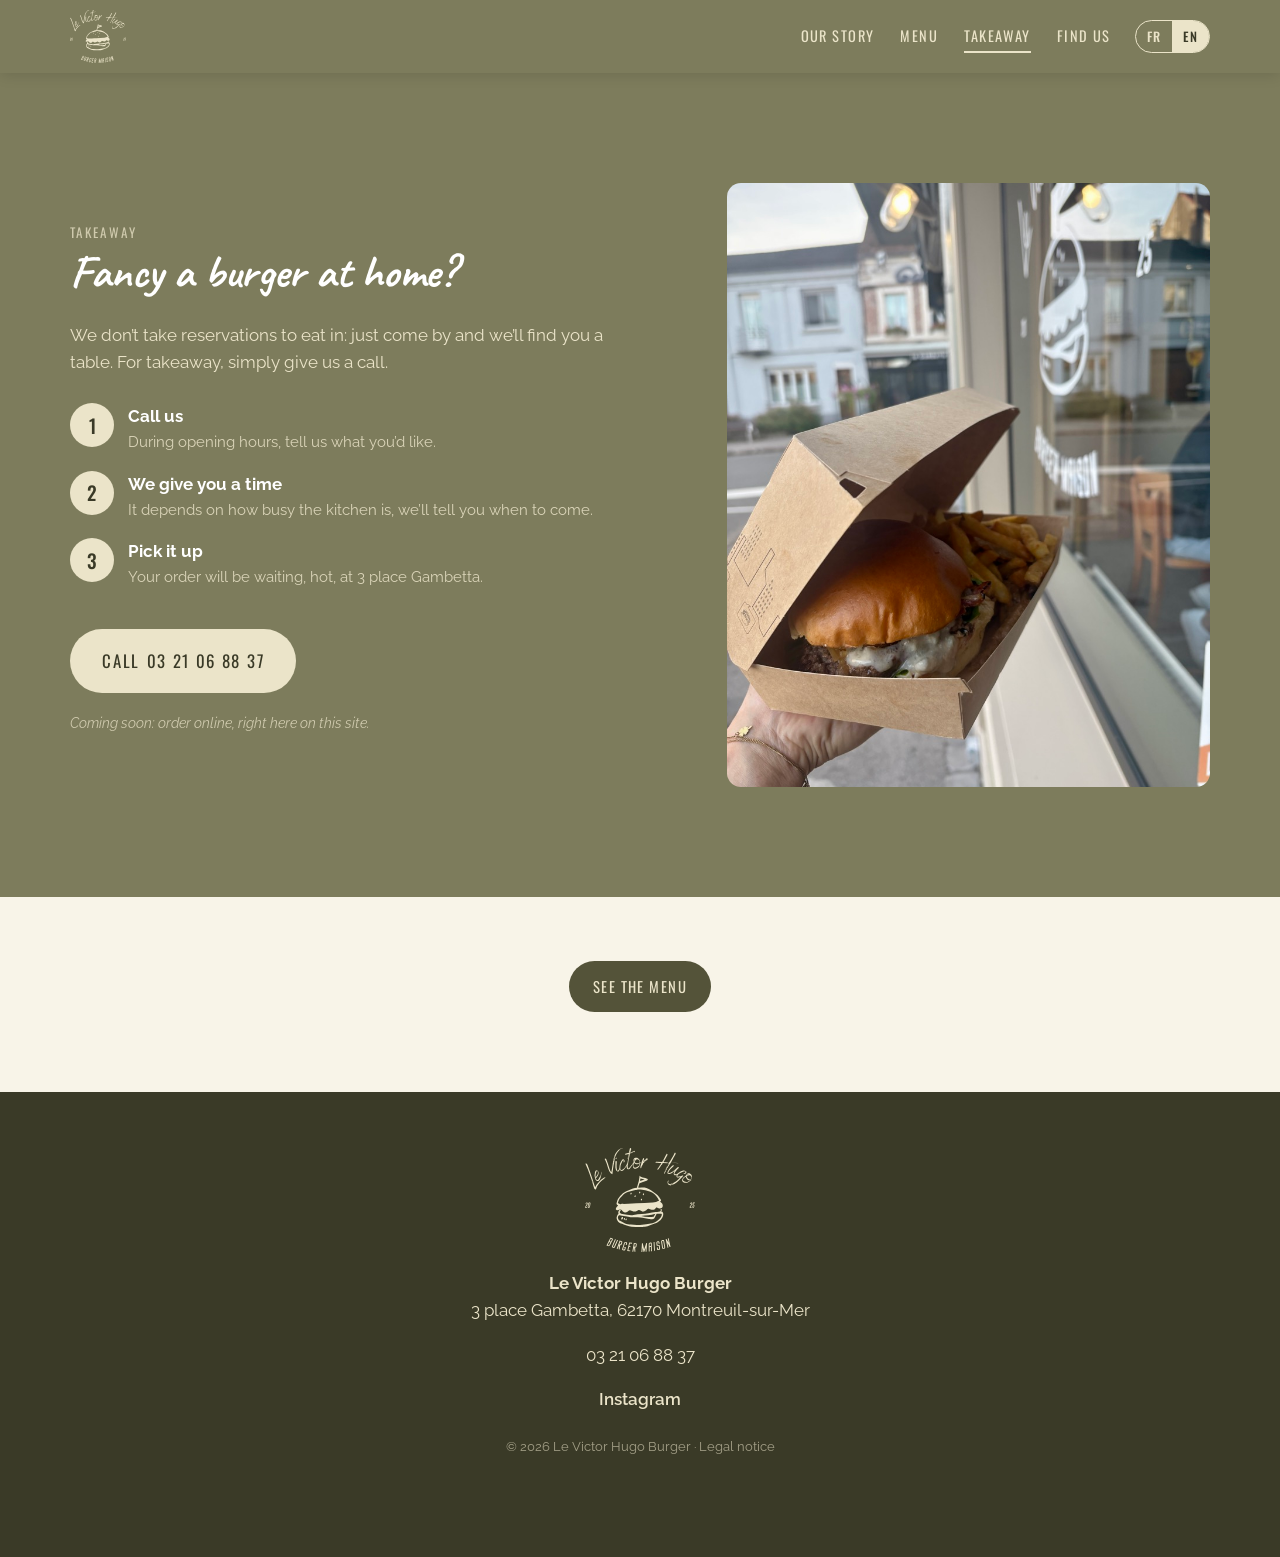
<file: emporter.html>
<!doctype html>
<html lang="fr">
<head>
  <meta charset="utf-8">
  <meta name="viewport" content="width=device-width, initial-scale=1">
  <title>À emporter — Le Victor Hugo Burger</title>
  <meta name="description" content="Commandez vos burgers à emporter par téléphone au 03 21 06 88 37 et passez les récupérer au 3 place Gambetta, Montreuil-sur-Mer.">
  <link rel="icon" href="images/logo-olive.svg" type="image/svg+xml">
  <link rel="preconnect" href="https://fonts.googleapis.com">
  <link rel="preconnect" href="https://fonts.gstatic.com" crossorigin>
  <link href="https://fonts.googleapis.com/css2?family=Caveat:wght@500;700&family=Oswald:wght@400;500&family=Raleway:ital,wght@0,400;0,500;0,600;0,700;1,400&display=swap" rel="stylesheet">
  <link rel="stylesheet" href="style.css">
</head>
<body>

  <div class="annonce" id="annonce" hidden></div>

  <header class="entete">
    <a href="index.html" class="entete-logo" aria-label="Le Victor Hugo Burger, accueil">
      <img src="images/logo-beige.svg" alt="" width="56" height="53">
    </a>
    <nav class="menu" aria-label="Navigation principale">
      <a href="histoire.html" data-t="nav.histoire">Notre histoire</a>
      <a href="carte.html" data-t="nav.carte">La carte</a>
      <a href="emporter.html" aria-current="page" data-t="nav.emporter">À emporter</a>
      <a href="infos.html" data-t="nav.infos">Infos &amp; accès</a>
    </nav>
    <div class="langues" role="group" aria-label="Langue / Language">
      <button type="button" data-lang="fr" aria-pressed="true">FR</button>
      <button type="button" data-lang="en" aria-pressed="false">EN</button>
    </div>
  </header>

  <main>
    <section class="emporter">
      <div class="conteneur emporter-grille">
        <div>
          <p class="surtitre" data-t="emporter.surtitre">À emporter</p>
          <h1 class="titre-page" data-t="emporter.titre">Envie d’un burger à la maison ?</h1>
          <p data-t="emporter.intro">On ne prend pas de réservation pour manger sur place : venez directement, on vous trouve une table. Pour emporter, un simple coup de fil suffit.</p>
          <ol class="etapes">
            <li><strong data-t="emporter.e1t">Appelez-nous</strong><span data-t="emporter.e1">Pendant les heures d’ouverture, dites-nous ce qui vous fait envie.</span></li>
            <li><strong data-t="emporter.e2t">On vous donne l’heure</strong><span data-t="emporter.e2">Le délai dépend du monde en cuisine, on vous dit quand passer.</span></li>
            <li><strong data-t="emporter.e3t">Passez récupérer</strong><span data-t="emporter.e3">Votre commande vous attend au 3 place Gambetta, bien chaude.</span></li>
          </ol>
          <a class="bouton bouton-plein bouton-grand" data-tel href="#"><span data-t="emporter.appel">Appeler le</span> <span data-c="telephone"></span></a>
          <p class="bientot" data-t="emporter.bientot">Bientôt : la commande en ligne, directement sur ce site.</p>
        </div>
        <img src="images/a-emporter.jpg" alt="Un burger et des frites dans une boîte à emporter">
      </div>
    </section>

    <section class="suite conteneur">
      <a class="bouton bouton-plein" href="carte.html" data-t="suite.carte">Découvrir la carte</a>
    </section>
  </main>

  <footer class="pied">
    <img src="images/logo-beige.svg" alt="" width="110" height="104">
    <p><strong>Le Victor Hugo Burger</strong><br><span data-c="adresse"></span></p>
    <p><a data-tel href="#"><span data-c="telephone"></span></a></p>
    <p class="reseaux" id="reseaux"></p>
    <p class="pied-petit">© <span id="annee"></span> Le Victor Hugo Burger · <a href="mentions-legales.html" data-t="pied.mentions">Mentions légales</a></p>
  </footer>

  <script src="contenu.js"></script>
  <script src="app.js"></script>
</body>
</html>
</file>
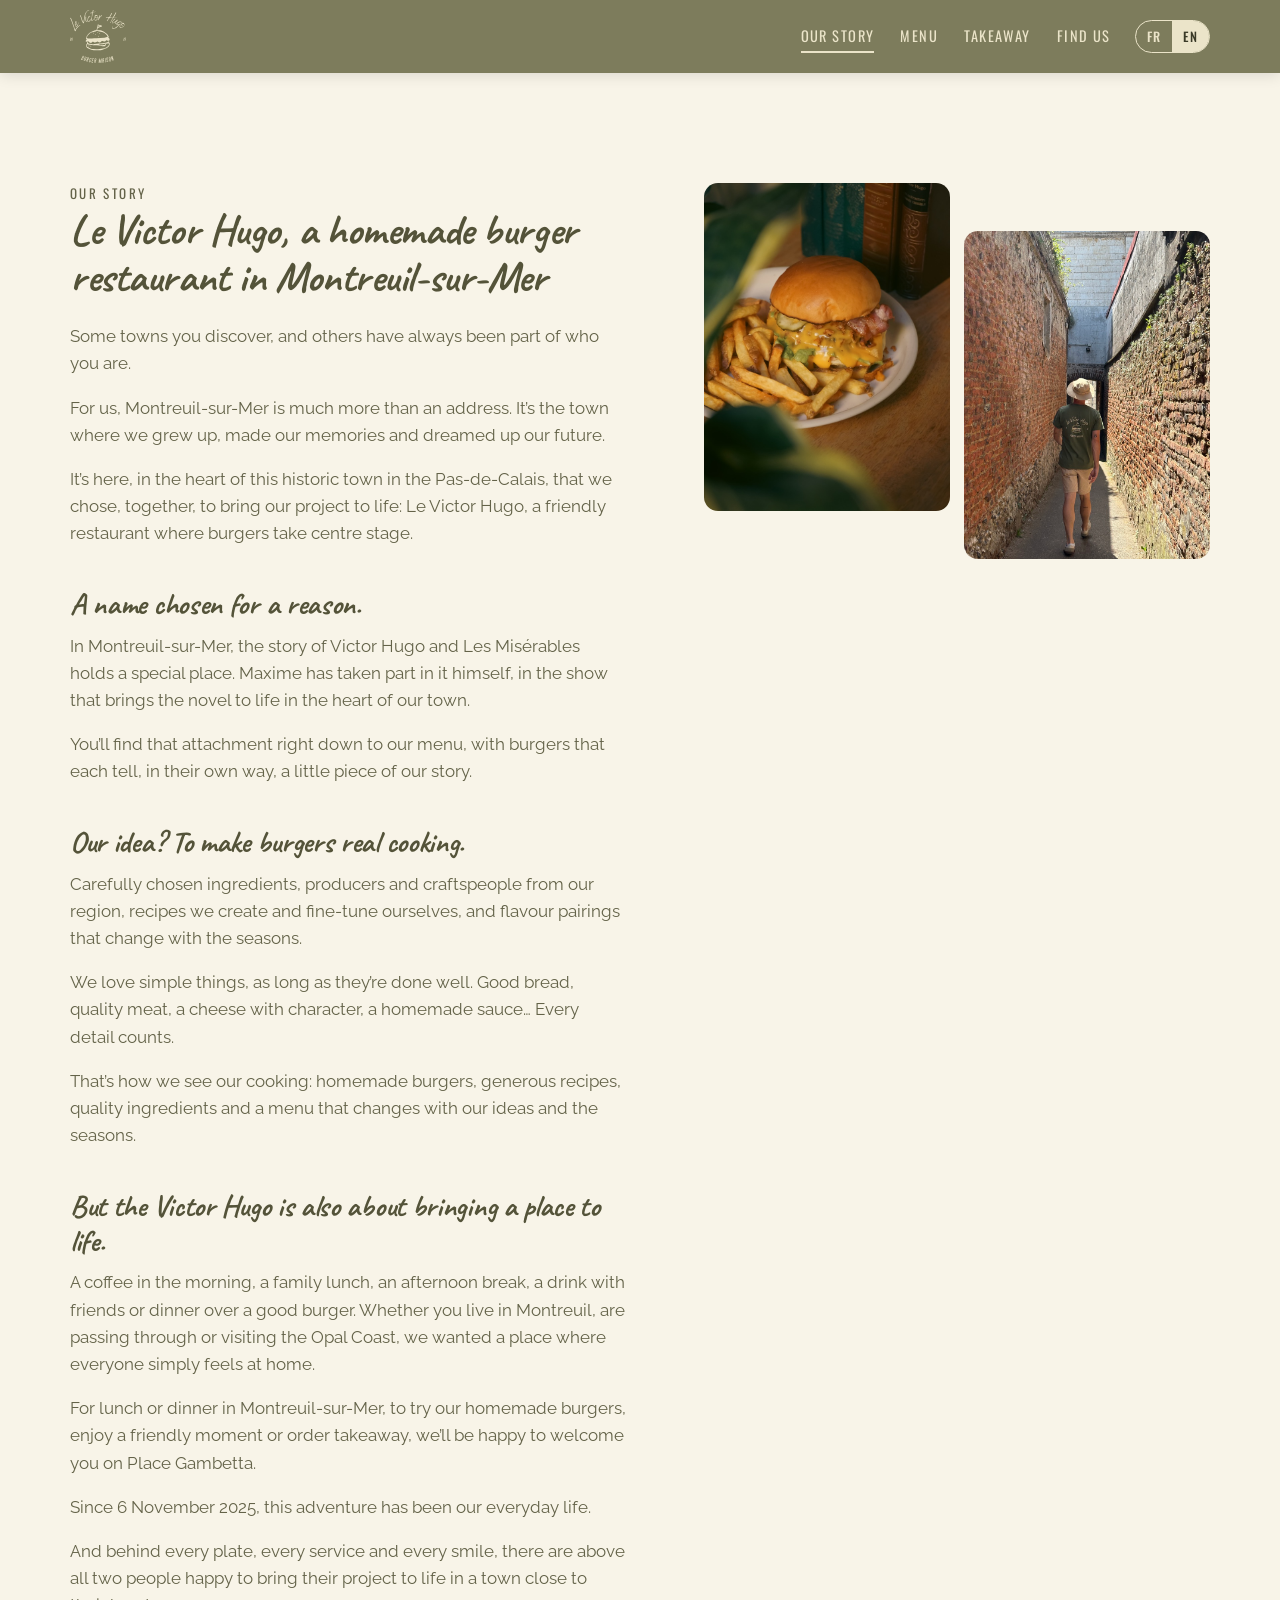
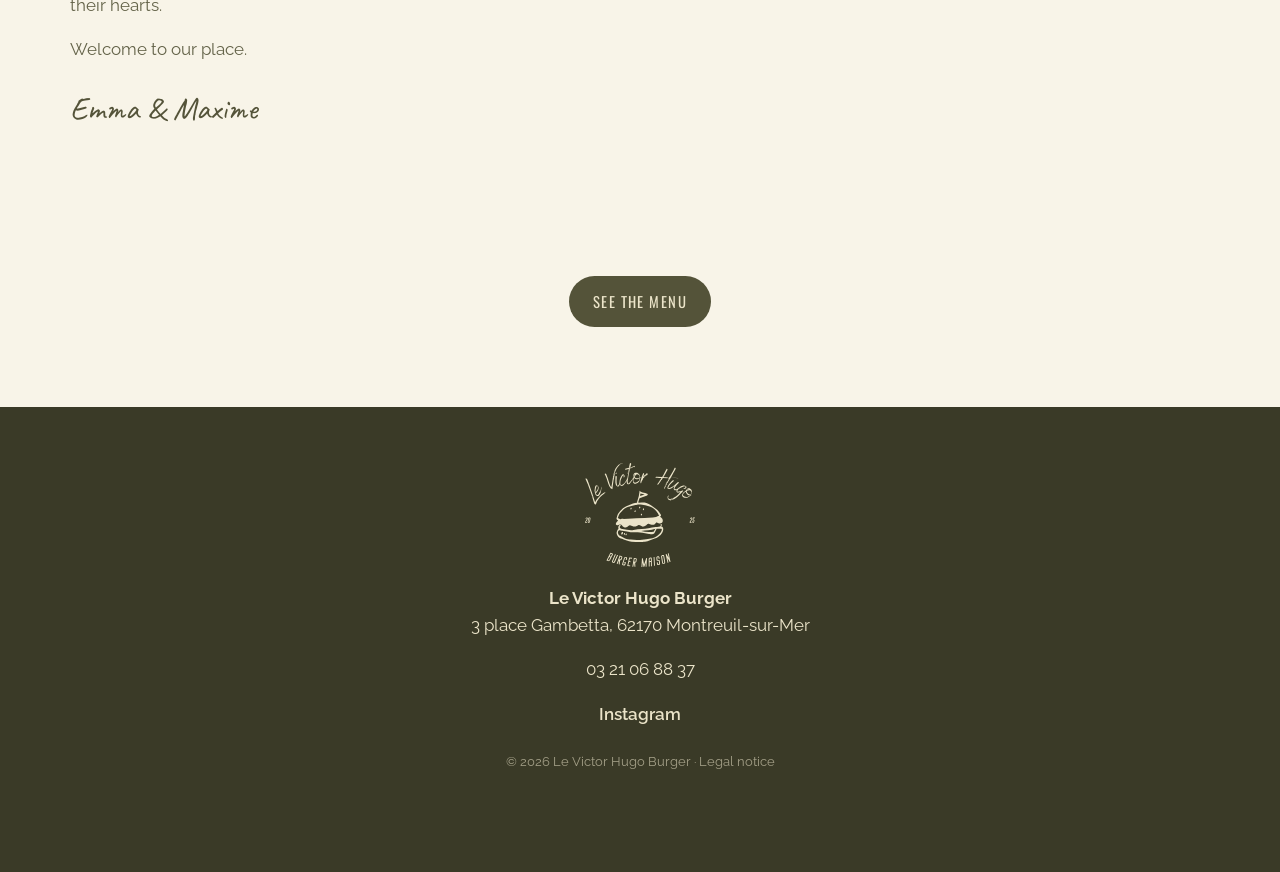
<file: histoire.html>
<!doctype html>
<html lang="fr">
<head>
  <meta charset="utf-8">
  <meta name="viewport" content="width=device-width, initial-scale=1">
  <title>Notre histoire — Le Victor Hugo Burger</title>
  <meta name="description" content="Le Victor Hugo, un lieu de vie au cœur de Montreuil-sur-Mer : burgers maison, café le matin, pause gourmande et dîner à partager.">
  <link rel="icon" href="images/logo-olive.svg" type="image/svg+xml">
  <link rel="preconnect" href="https://fonts.googleapis.com">
  <link rel="preconnect" href="https://fonts.gstatic.com" crossorigin>
  <link href="https://fonts.googleapis.com/css2?family=Caveat:wght@500;700&family=Oswald:wght@400;500&family=Raleway:ital,wght@0,400;0,500;0,600;0,700;1,400&display=swap" rel="stylesheet">
  <link rel="stylesheet" href="style.css">
</head>
<body>

  <div class="annonce" id="annonce" hidden></div>

  <header class="entete">
    <a href="index.html" class="entete-logo" aria-label="Le Victor Hugo Burger, accueil">
      <img src="images/logo-beige.svg" alt="" width="56" height="53">
    </a>
    <nav class="menu" aria-label="Navigation principale">
      <a href="histoire.html" aria-current="page" data-t="nav.histoire">Notre histoire</a>
      <a href="carte.html" data-t="nav.carte">La carte</a>
      <a href="emporter.html" data-t="nav.emporter">À emporter</a>
      <a href="infos.html" data-t="nav.infos">Infos &amp; accès</a>
    </nav>
    <div class="langues" role="group" aria-label="Langue / Language">
      <button type="button" data-lang="fr" aria-pressed="true">FR</button>
      <button type="button" data-lang="en" aria-pressed="false">EN</button>
    </div>
  </header>

  <main>
    <section class="histoire conteneur">
      <div class="histoire-texte">
        <p class="surtitre" data-t="histoire.surtitre">Notre histoire</p>
        <h1 class="titre-page" data-t="histoire.titre">Le Victor Hugo, restaurant de burgers maison à Montreuil-sur-Mer</h1>
        <div data-c="histoire"></div>
      </div>
      <div class="histoire-photos">
        <img src="images/photographe/ambiance-victor-hugo.jpg" alt="Le burger Victor Hugo et ses frites, entre plantes et vieux livres">
        <img src="images/montreuil.jpg" alt="Une ruelle de Montreuil-sur-Mer, t-shirt Victor Hugo">
      </div>
    </section>

    <section class="suite conteneur">
      <a class="bouton bouton-plein" href="carte.html" data-t="suite.carte">Découvrir la carte</a>
    </section>
  </main>

  <footer class="pied">
    <img src="images/logo-beige.svg" alt="" width="110" height="104">
    <p><strong>Le Victor Hugo Burger</strong><br><span data-c="adresse"></span></p>
    <p><a data-tel href="#"><span data-c="telephone"></span></a></p>
    <p class="reseaux" id="reseaux"></p>
    <p class="pied-petit">© <span id="annee"></span> Le Victor Hugo Burger · <a href="mentions-legales.html" data-t="pied.mentions">Mentions légales</a></p>
  </footer>

  <a class="appel-mobile" data-tel href="#"><span data-t="mobile.appel">Commander à emporter</span></a>

  <script src="contenu.js"></script>
  <script src="app.js"></script>
</body>
</html>
</file>
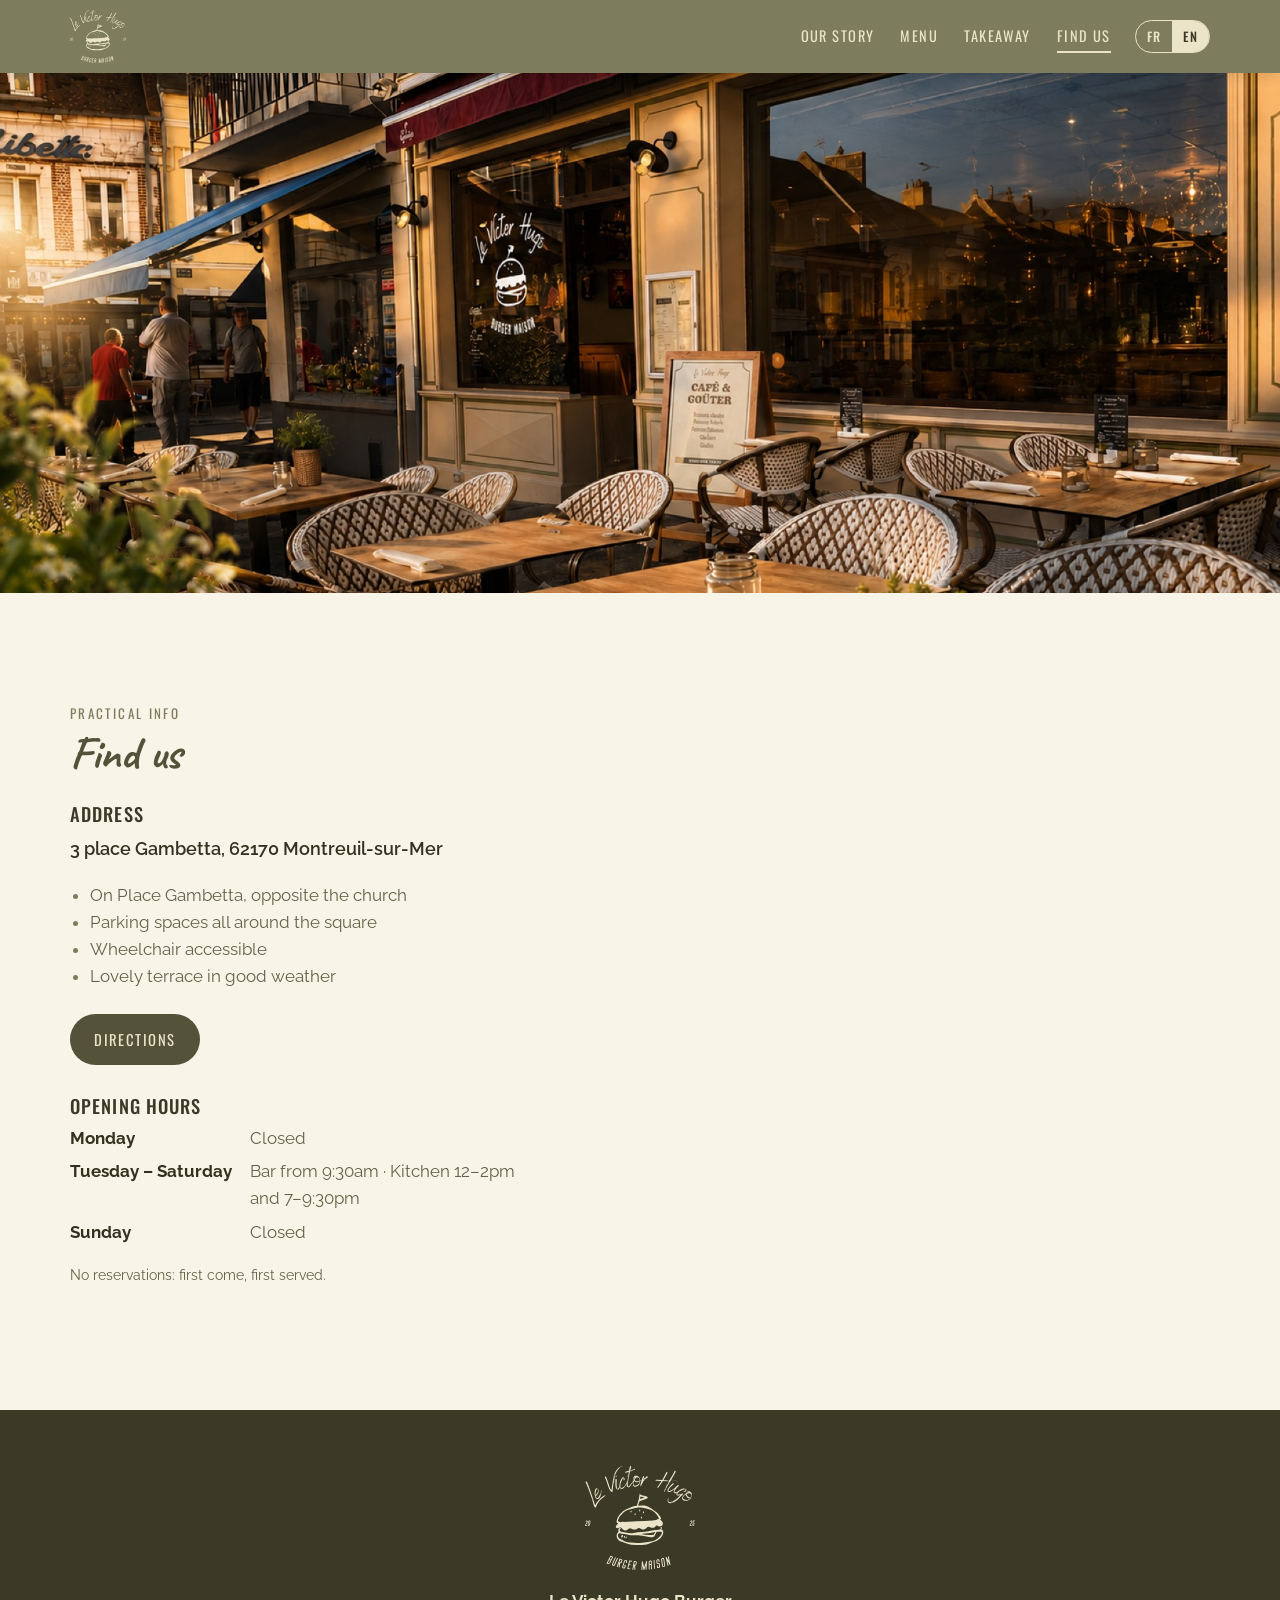
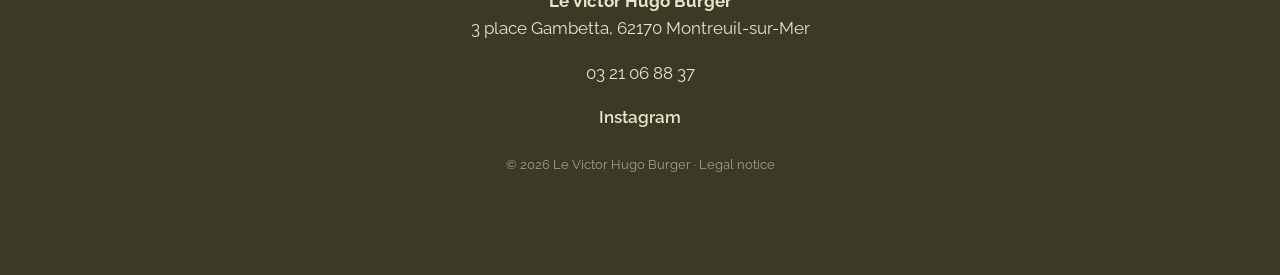
<file: infos.html>
<!doctype html>
<html lang="fr">
<head>
  <meta charset="utf-8">
  <meta name="viewport" content="width=device-width, initial-scale=1">
  <title>Infos &amp; accès — Le Victor Hugo Burger</title>
  <meta name="description" content="Le Victor Hugo, 3 place Gambetta à Montreuil-sur-Mer, en face de l’église. Ouvert du mardi au samedi, sans réservation. Accessible en fauteuil roulant.">
  <link rel="icon" href="images/logo-olive.svg" type="image/svg+xml">
  <link rel="preconnect" href="https://fonts.googleapis.com">
  <link rel="preconnect" href="https://fonts.gstatic.com" crossorigin>
  <link href="https://fonts.googleapis.com/css2?family=Caveat:wght@500;700&family=Oswald:wght@400;500&family=Raleway:ital,wght@0,400;0,500;0,600;0,700;1,400&display=swap" rel="stylesheet">
  <link rel="stylesheet" href="style.css">
</head>
<body>

  <div class="annonce" id="annonce" hidden></div>

  <header class="entete">
    <a href="index.html" class="entete-logo" aria-label="Le Victor Hugo Burger, accueil">
      <img src="images/logo-beige.svg" alt="" width="56" height="53">
    </a>
    <nav class="menu" aria-label="Navigation principale">
      <a href="histoire.html" data-t="nav.histoire">Notre histoire</a>
      <a href="carte.html" data-t="nav.carte">La carte</a>
      <a href="emporter.html" data-t="nav.emporter">À emporter</a>
      <a href="infos.html" aria-current="page" data-t="nav.infos">Infos &amp; accès</a>
    </nav>
    <div class="langues" role="group" aria-label="Langue / Language">
      <button type="button" data-lang="fr" aria-pressed="true">FR</button>
      <button type="button" data-lang="en" aria-pressed="false">EN</button>
    </div>
  </header>

  <main>
    <section class="infos-photo">
      <img src="images/terrasse.jpg" alt="La terrasse du Victor Hugo sur la place Gambetta au coucher du soleil">
    </section>

    <section class="infos conteneur">
      <p class="surtitre" data-t="infos.surtitre">Infos pratiques</p>
      <h1 class="titre-page" data-t="infos.titre">Nous trouver</h1>
      <div class="infos-grille">
        <div>
          <h3 data-t="infos.adresse">Adresse</h3>
          <p class="adresse" data-c="adresse"></p>
          <ul class="acces">
            <li data-t="infos.eglise">Sur la place Gambetta, en face de l’église</li>
            <li data-t="infos.parking">Places de stationnement tout autour de la place</li>
            <li data-t="infos.pmr">Accessible en fauteuil roulant</li>
            <li data-t="infos.terrasse">Belle terrasse aux beaux jours</li>
          </ul>
          <a class="bouton bouton-plein" id="itineraire" target="_blank" rel="noopener" data-t="infos.itineraire">Itinéraire</a>

          <h3 data-t="infos.horaires">Horaires</h3>
          <dl class="horaires" id="horaires"></dl>
          <p class="bloc-detail" data-t="infos.resa">Pas de réservation : premier arrivé, premier servi.</p>
        </div>
        <iframe class="plan" title="Plan : 3 place Gambetta, Montreuil-sur-Mer" loading="lazy" referrerpolicy="no-referrer-when-downgrade"
          src="https://www.google.com/maps?q=3+place+Gambetta,+62170+Montreuil-sur-Mer&output=embed"></iframe>
      </div>
    </section>

  </main>

  <footer class="pied">
    <img src="images/logo-beige.svg" alt="" width="110" height="104">
    <p><strong>Le Victor Hugo Burger</strong><br><span data-c="adresse"></span></p>
    <p><a data-tel href="#"><span data-c="telephone"></span></a></p>
    <p class="reseaux" id="reseaux"></p>
    <p class="pied-petit">© <span id="annee"></span> Le Victor Hugo Burger · <a href="mentions-legales.html" data-t="pied.mentions">Mentions légales</a></p>
  </footer>

  <a class="appel-mobile" data-tel href="#"><span data-t="mobile.appel">Commander à emporter</span></a>

  <script src="contenu.js"></script>
  <script src="app.js"></script>
</body>
</html>
</file>
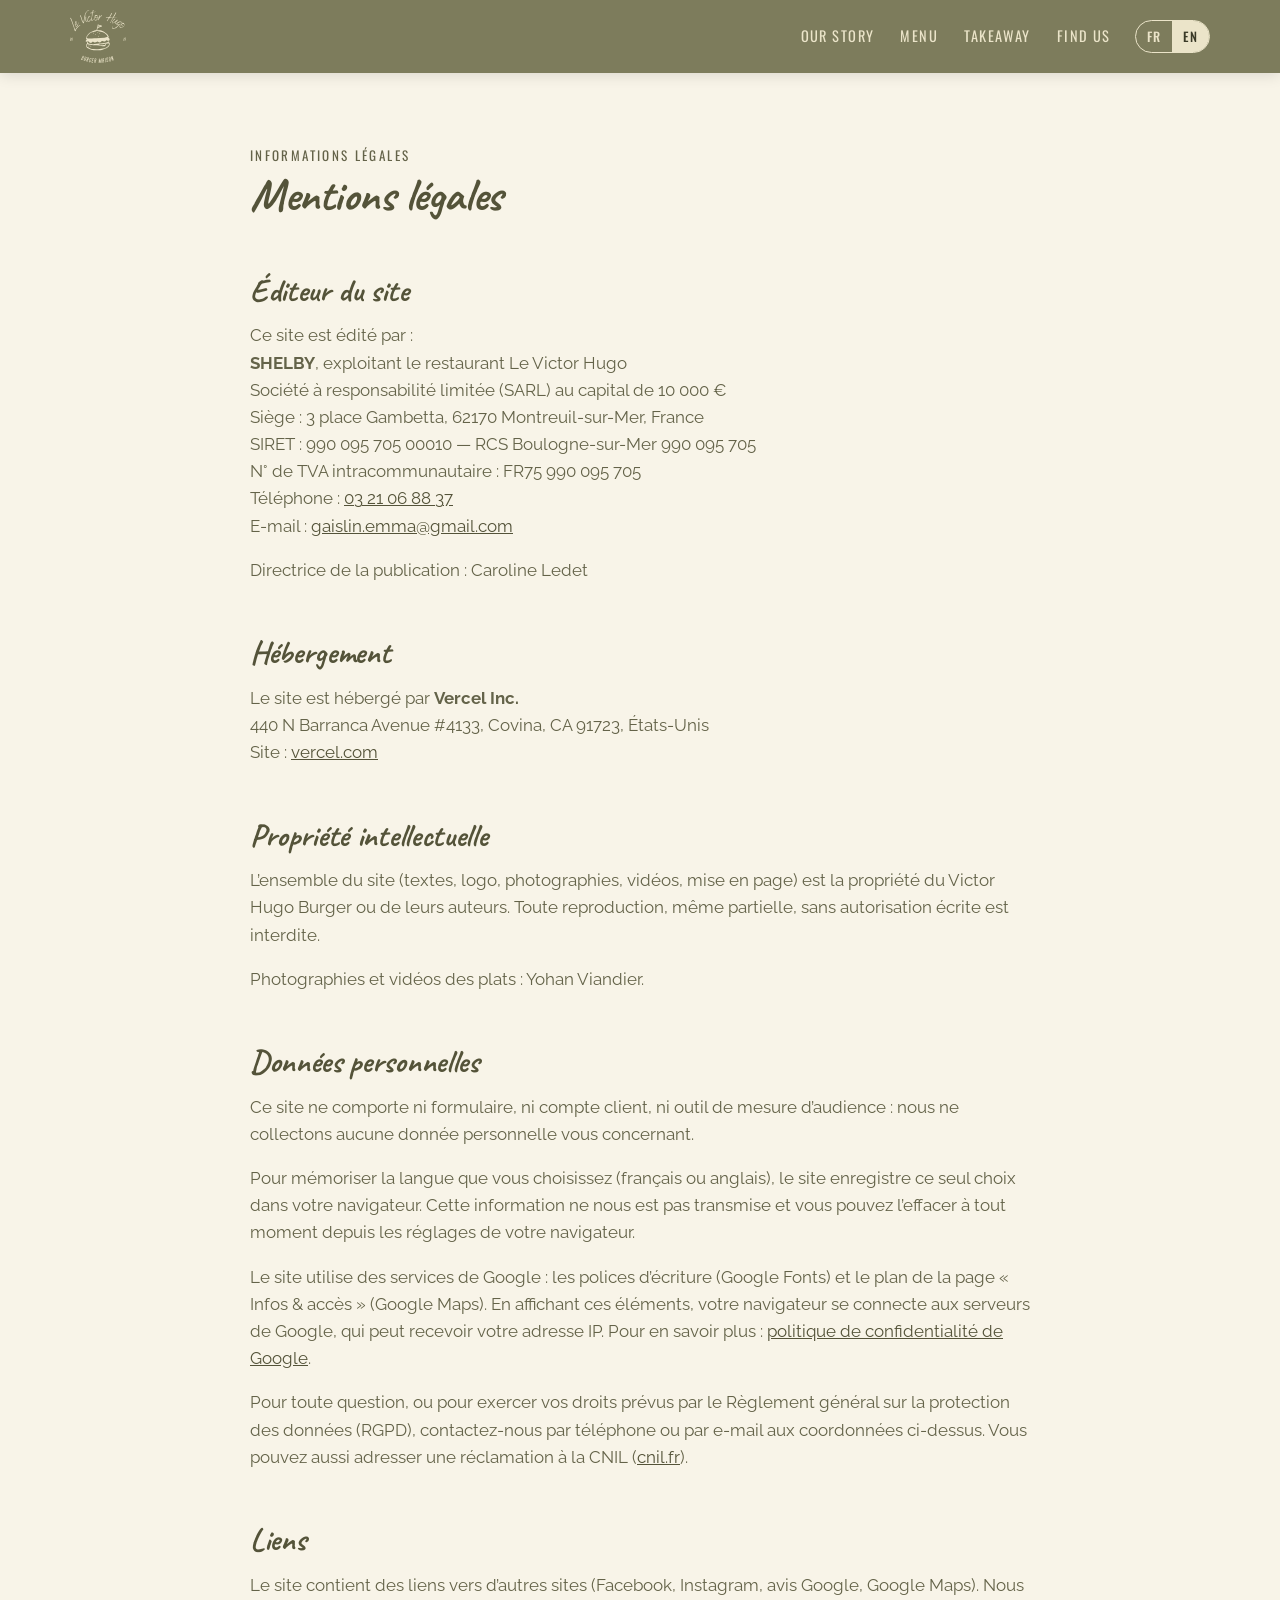
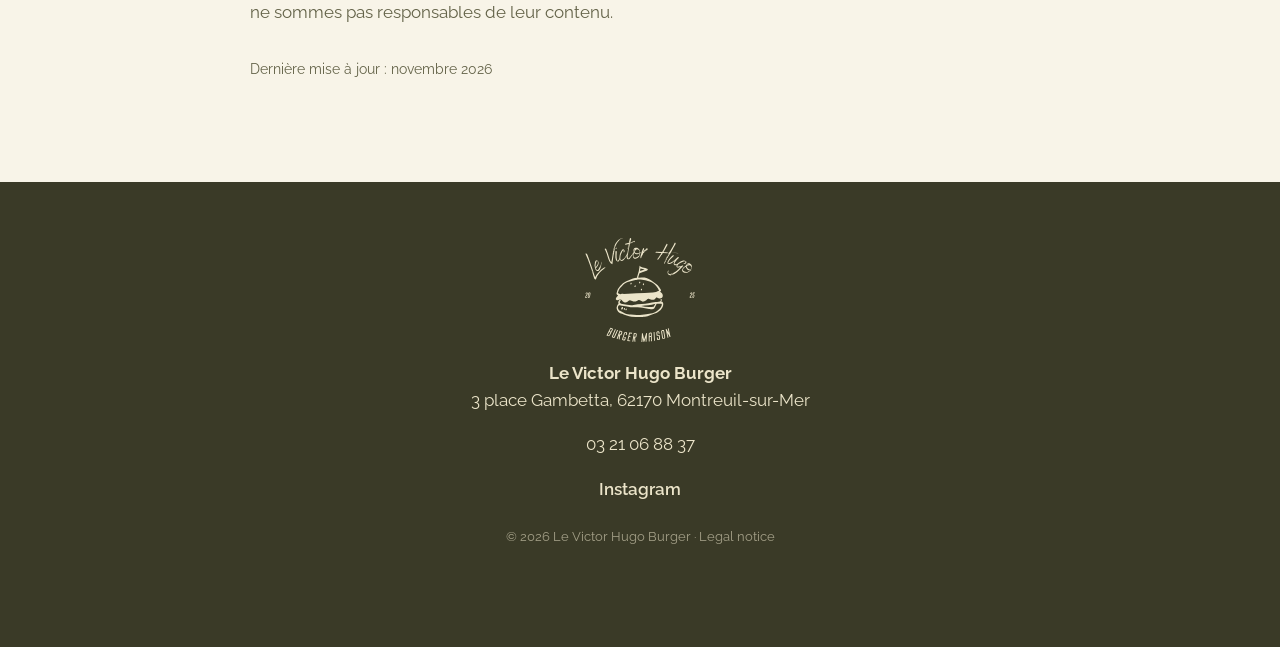
<file: mentions-legales.html>
<!doctype html>
<html lang="fr">
<head>
  <meta charset="utf-8">
  <meta name="viewport" content="width=device-width, initial-scale=1">
  <title>Mentions légales — Le Victor Hugo Burger</title>
  <meta name="description" content="Mentions légales du site du Victor Hugo Burger, 3 place Gambetta, Montreuil-sur-Mer.">
  <meta name="robots" content="noindex">
  <link rel="icon" href="images/logo-olive.svg" type="image/svg+xml">
  <link rel="preconnect" href="https://fonts.googleapis.com">
  <link rel="preconnect" href="https://fonts.gstatic.com" crossorigin>
  <link href="https://fonts.googleapis.com/css2?family=Caveat:wght@500;700&family=Oswald:wght@400;500&family=Raleway:ital,wght@0,400;0,500;0,600;0,700;1,400&display=swap" rel="stylesheet">
  <link rel="stylesheet" href="style.css">
</head>
<body>

  <div class="annonce" id="annonce" hidden></div>

  <header class="entete">
    <a href="index.html" class="entete-logo" aria-label="Le Victor Hugo Burger, accueil">
      <img src="images/logo-beige.svg" alt="" width="56" height="53">
    </a>
    <nav class="menu" aria-label="Navigation principale">
      <a href="histoire.html" data-t="nav.histoire">Notre histoire</a>
      <a href="carte.html" data-t="nav.carte">La carte</a>
      <a href="emporter.html" data-t="nav.emporter">À emporter</a>
      <a href="infos.html" data-t="nav.infos">Infos &amp; accès</a>
    </nav>
    <div class="langues" role="group" aria-label="Langue / Language">
      <button type="button" data-lang="fr" aria-pressed="true">FR</button>
      <button type="button" data-lang="en" aria-pressed="false">EN</button>
    </div>
  </header>

  <main>
    <section class="legal conteneur">
      <p class="surtitre">Informations légales</p>
      <h1 class="titre-page">Mentions légales</h1>

      <h2>Éditeur du site</h2>
      <p>
        Ce site est édité par :<br>
        <strong>SHELBY</strong>, exploitant le restaurant Le Victor Hugo<br>
        Société à responsabilité limitée (SARL)
        au capital de 10 000 €<br>
        Siège : 3 place Gambetta, 62170 Montreuil-sur-Mer, France<br>
        SIRET : 990 095 705 00010 — RCS Boulogne-sur-Mer 990 095 705<br>
        N° de TVA intracommunautaire : FR75 990 095 705<br>
        Téléphone : <a data-tel href="#"><span data-c="telephone"></span></a><br>
        E-mail : <a href="mailto:gaislin.emma@gmail.com">gaislin.emma@gmail.com</a>
      </p>
      <p>Directrice de la publication : Caroline Ledet</p>

      <h2>Hébergement</h2>
      <p>
        Le site est hébergé par <strong>Vercel Inc.</strong><br>
        440 N Barranca Avenue #4133, Covina, CA 91723, États-Unis<br>
        Site : <a href="https://vercel.com" target="_blank" rel="noopener">vercel.com</a>
      </p>

      <h2>Propriété intellectuelle</h2>
      <p>
        L’ensemble du site (textes, logo, photographies, vidéos, mise en page) est la propriété du Victor Hugo Burger
        ou de leurs auteurs. Toute reproduction, même partielle, sans autorisation écrite est interdite.
      </p>
      <p>Photographies et vidéos des plats : Yohan Viandier.</p>

      <h2>Données personnelles</h2>
      <p>
        Ce site ne comporte ni formulaire, ni compte client, ni outil de mesure d’audience :
        nous ne collectons aucune donnée personnelle vous concernant.
      </p>
      <p>
        Pour mémoriser la langue que vous choisissez (français ou anglais), le site enregistre ce seul choix
        dans votre navigateur. Cette information ne nous est pas transmise et vous pouvez l’effacer à tout moment
        depuis les réglages de votre navigateur.
      </p>
      <p>
        Le site utilise des services de Google : les polices d’écriture (Google Fonts) et le plan de la page
        « Infos &amp; accès » (Google Maps). En affichant ces éléments, votre navigateur se connecte aux serveurs
        de Google, qui peut recevoir votre adresse IP. Pour en savoir plus :
        <a href="https://policies.google.com/privacy?hl=fr" target="_blank" rel="noopener">politique de confidentialité de Google</a>.
      </p>
      <p>
        Pour toute question, ou pour exercer vos droits prévus par le Règlement général sur la protection des données (RGPD),
        contactez-nous par téléphone ou par e-mail aux coordonnées ci-dessus. Vous pouvez aussi adresser une réclamation
        à la CNIL (<a href="https://www.cnil.fr" target="_blank" rel="noopener">cnil.fr</a>).
      </p>

      <h2>Liens</h2>
      <p>
        Le site contient des liens vers d’autres sites (Facebook, Instagram, avis Google, Google Maps).
        Nous ne sommes pas responsables de leur contenu.
      </p>

      <p class="legal-maj">Dernière mise à jour : novembre 2026</p>
    </section>
  </main>

  <footer class="pied">
    <img src="images/logo-beige.svg" alt="" width="110" height="104">
    <p><strong>Le Victor Hugo Burger</strong><br><span data-c="adresse"></span></p>
    <p><a data-tel href="#"><span data-c="telephone"></span></a></p>
    <p class="reseaux" id="reseaux"></p>
    <p class="pied-petit">© <span id="annee"></span> Le Victor Hugo Burger · <a href="mentions-legales.html" data-t="pied.mentions">Mentions légales</a></p>
  </footer>

  <a class="appel-mobile" data-tel href="#"><span data-t="mobile.appel">Commander à emporter</span></a>

  <script src="contenu.js"></script>
  <script src="app.js"></script>
</body>
</html>
</file>
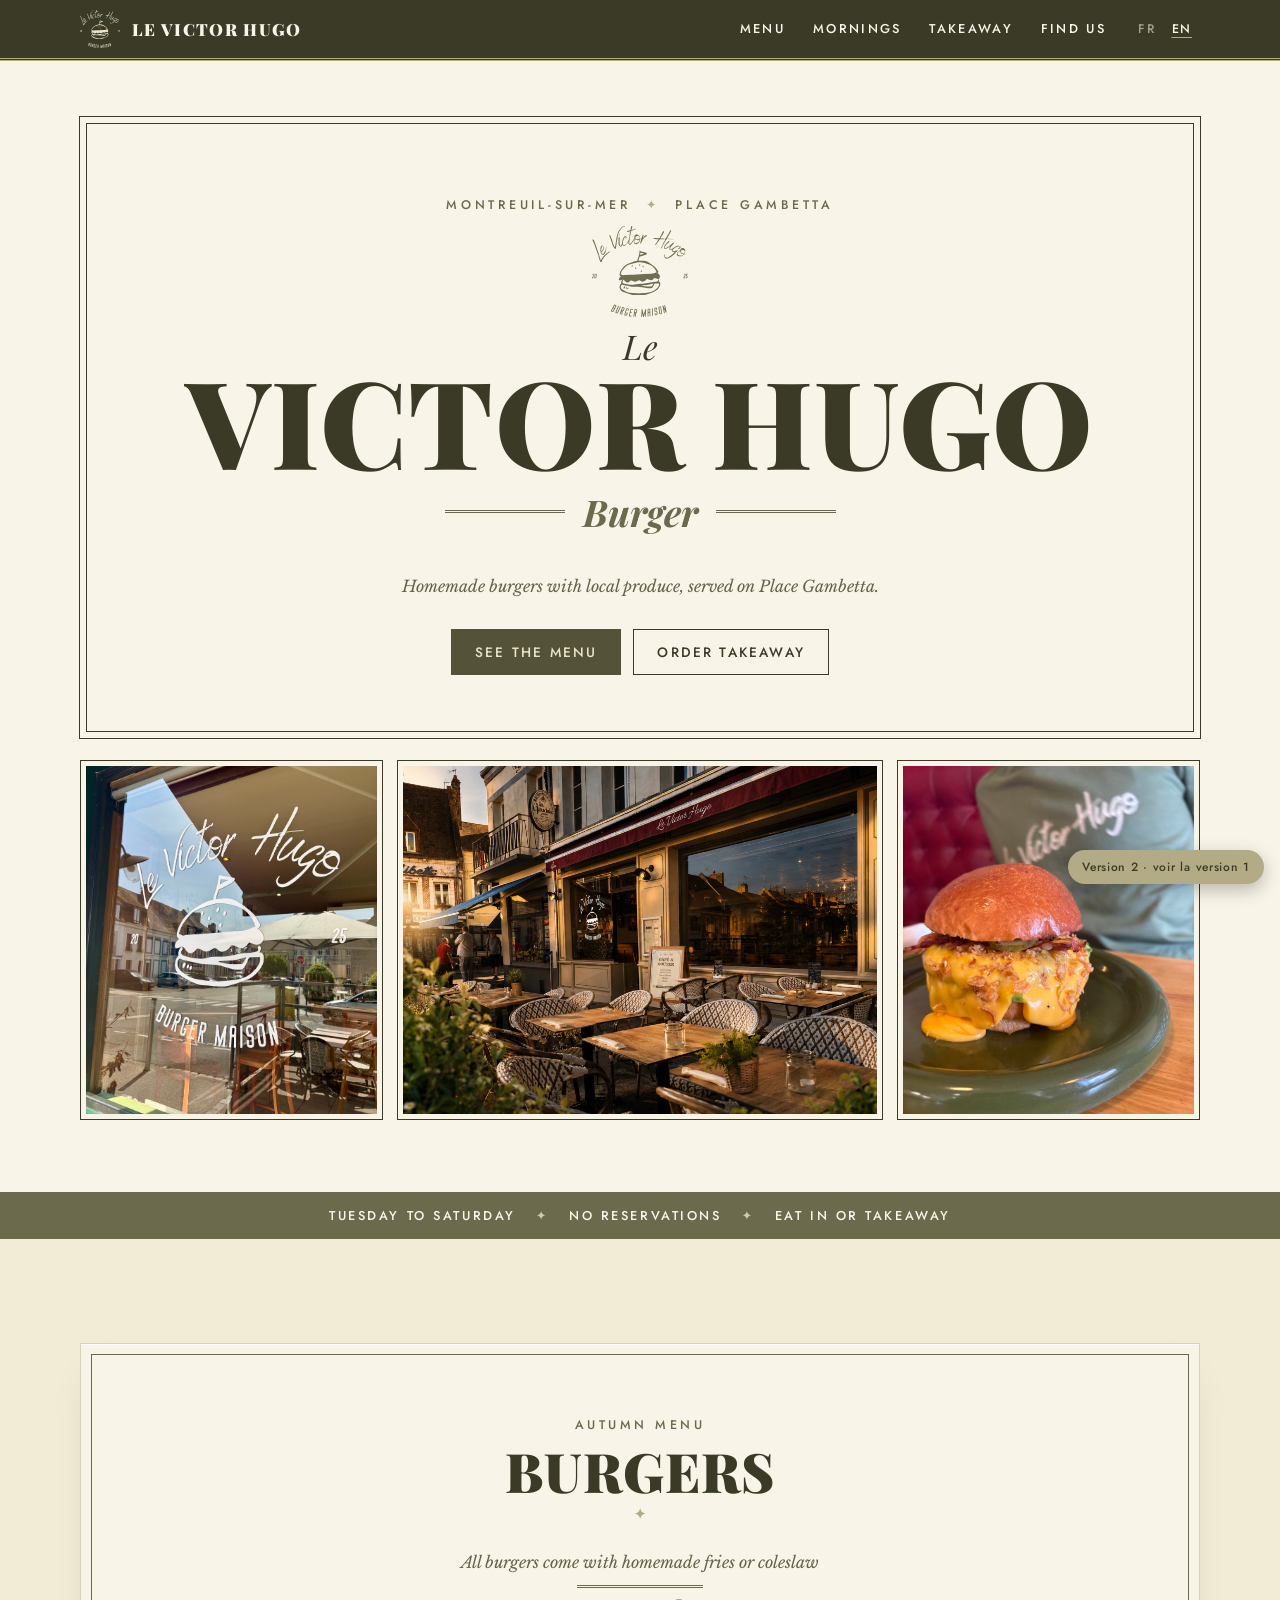
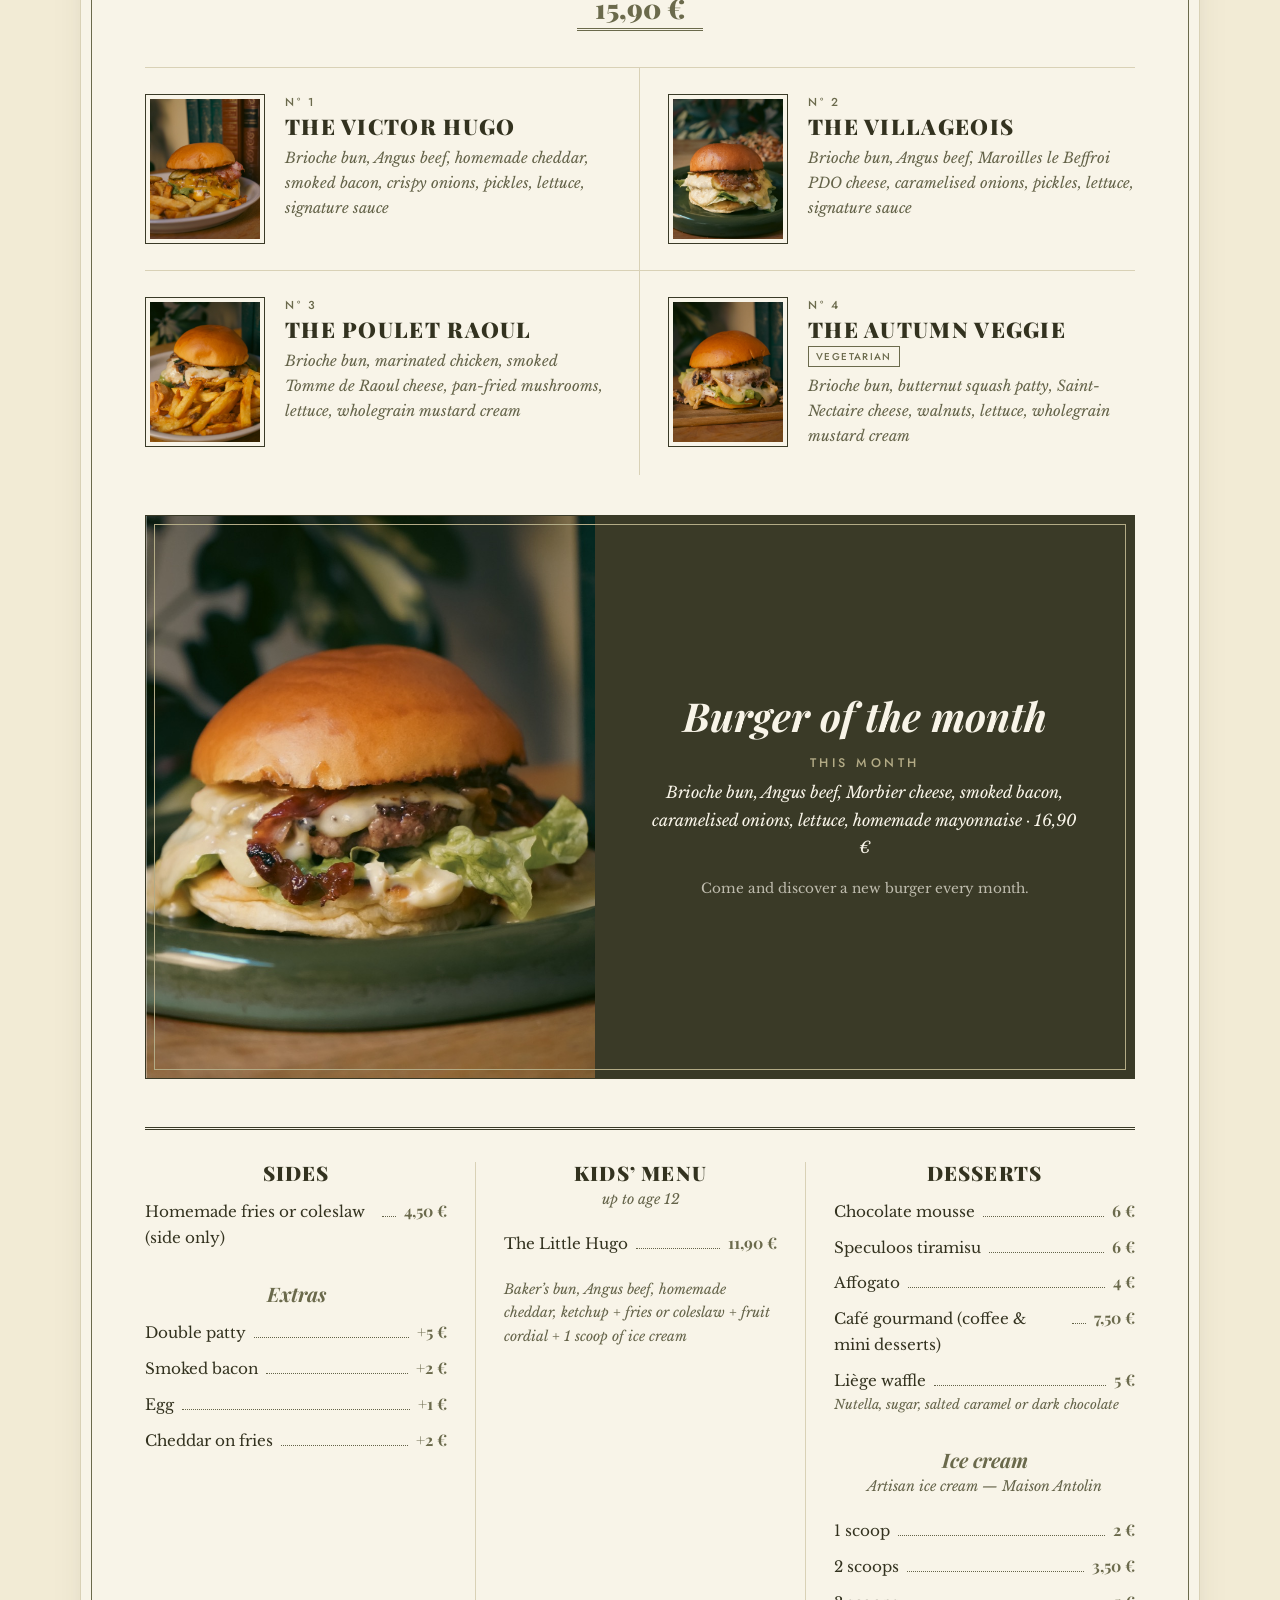
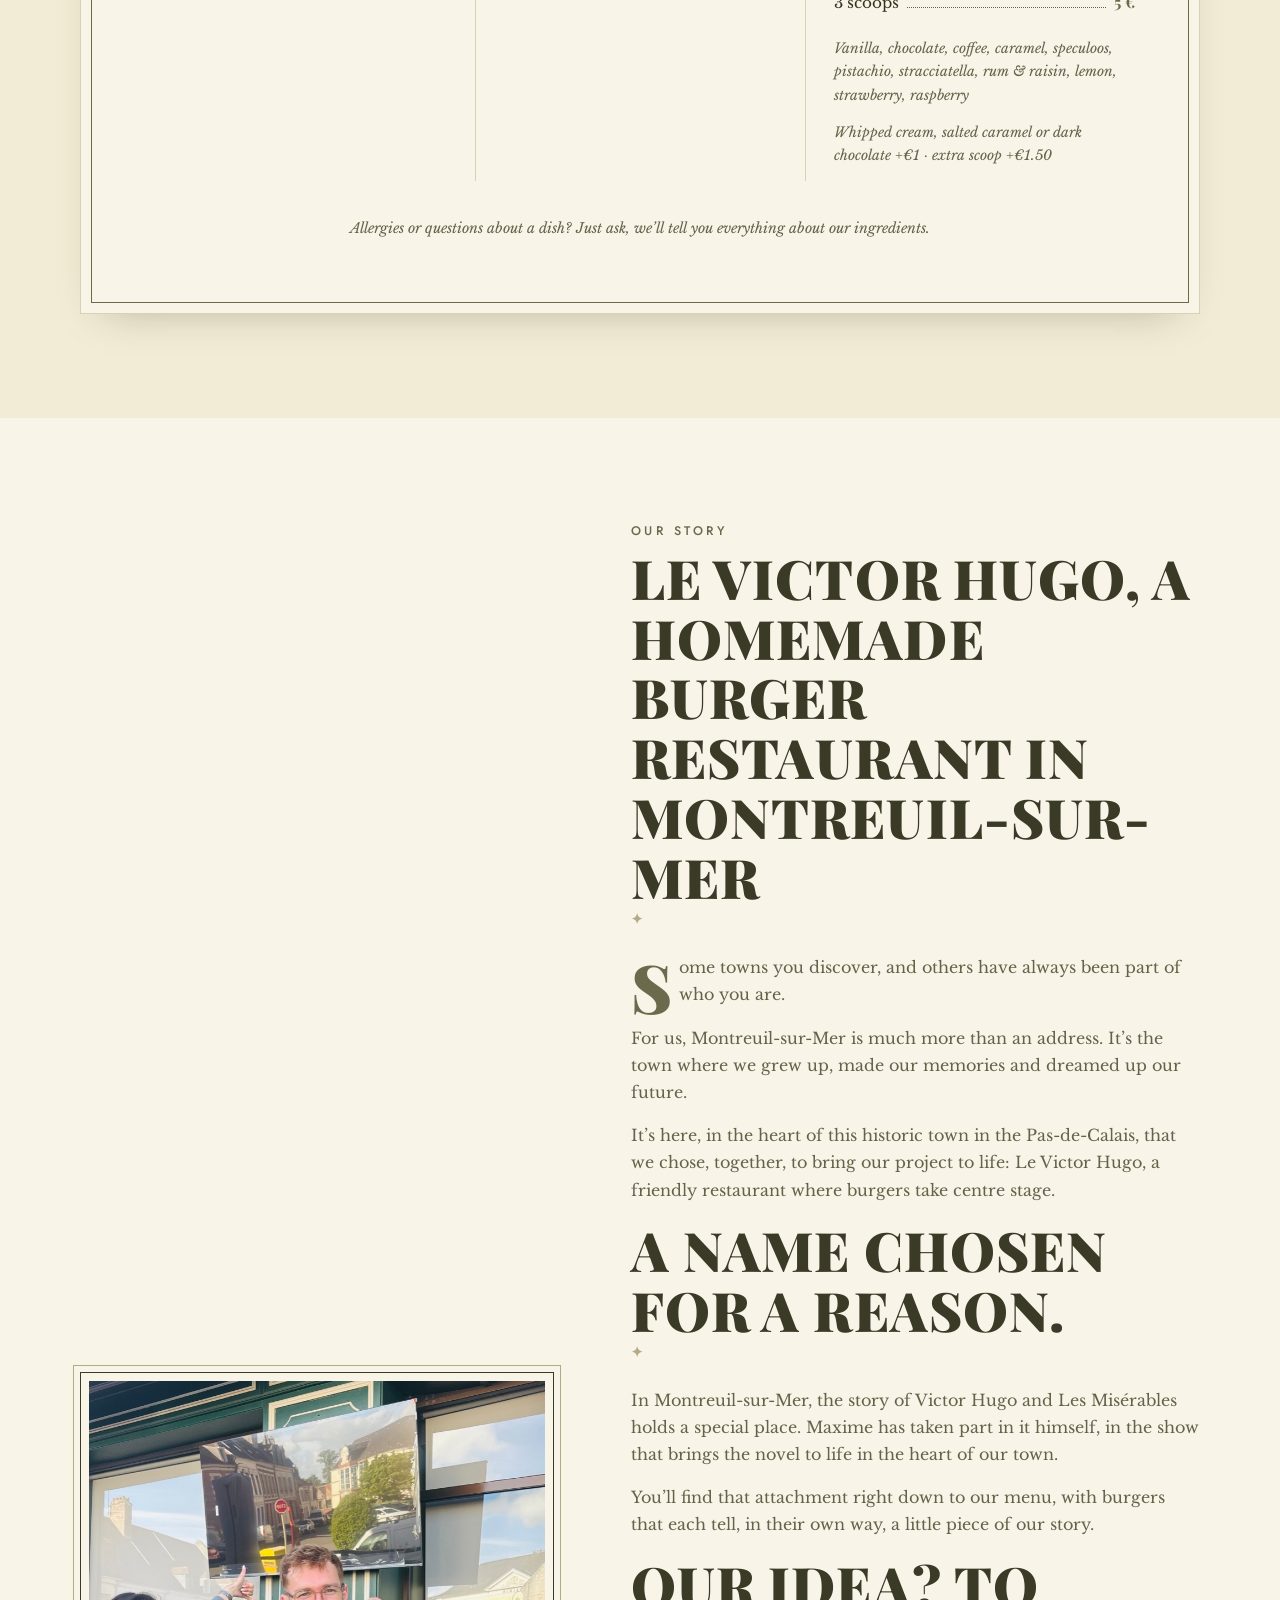
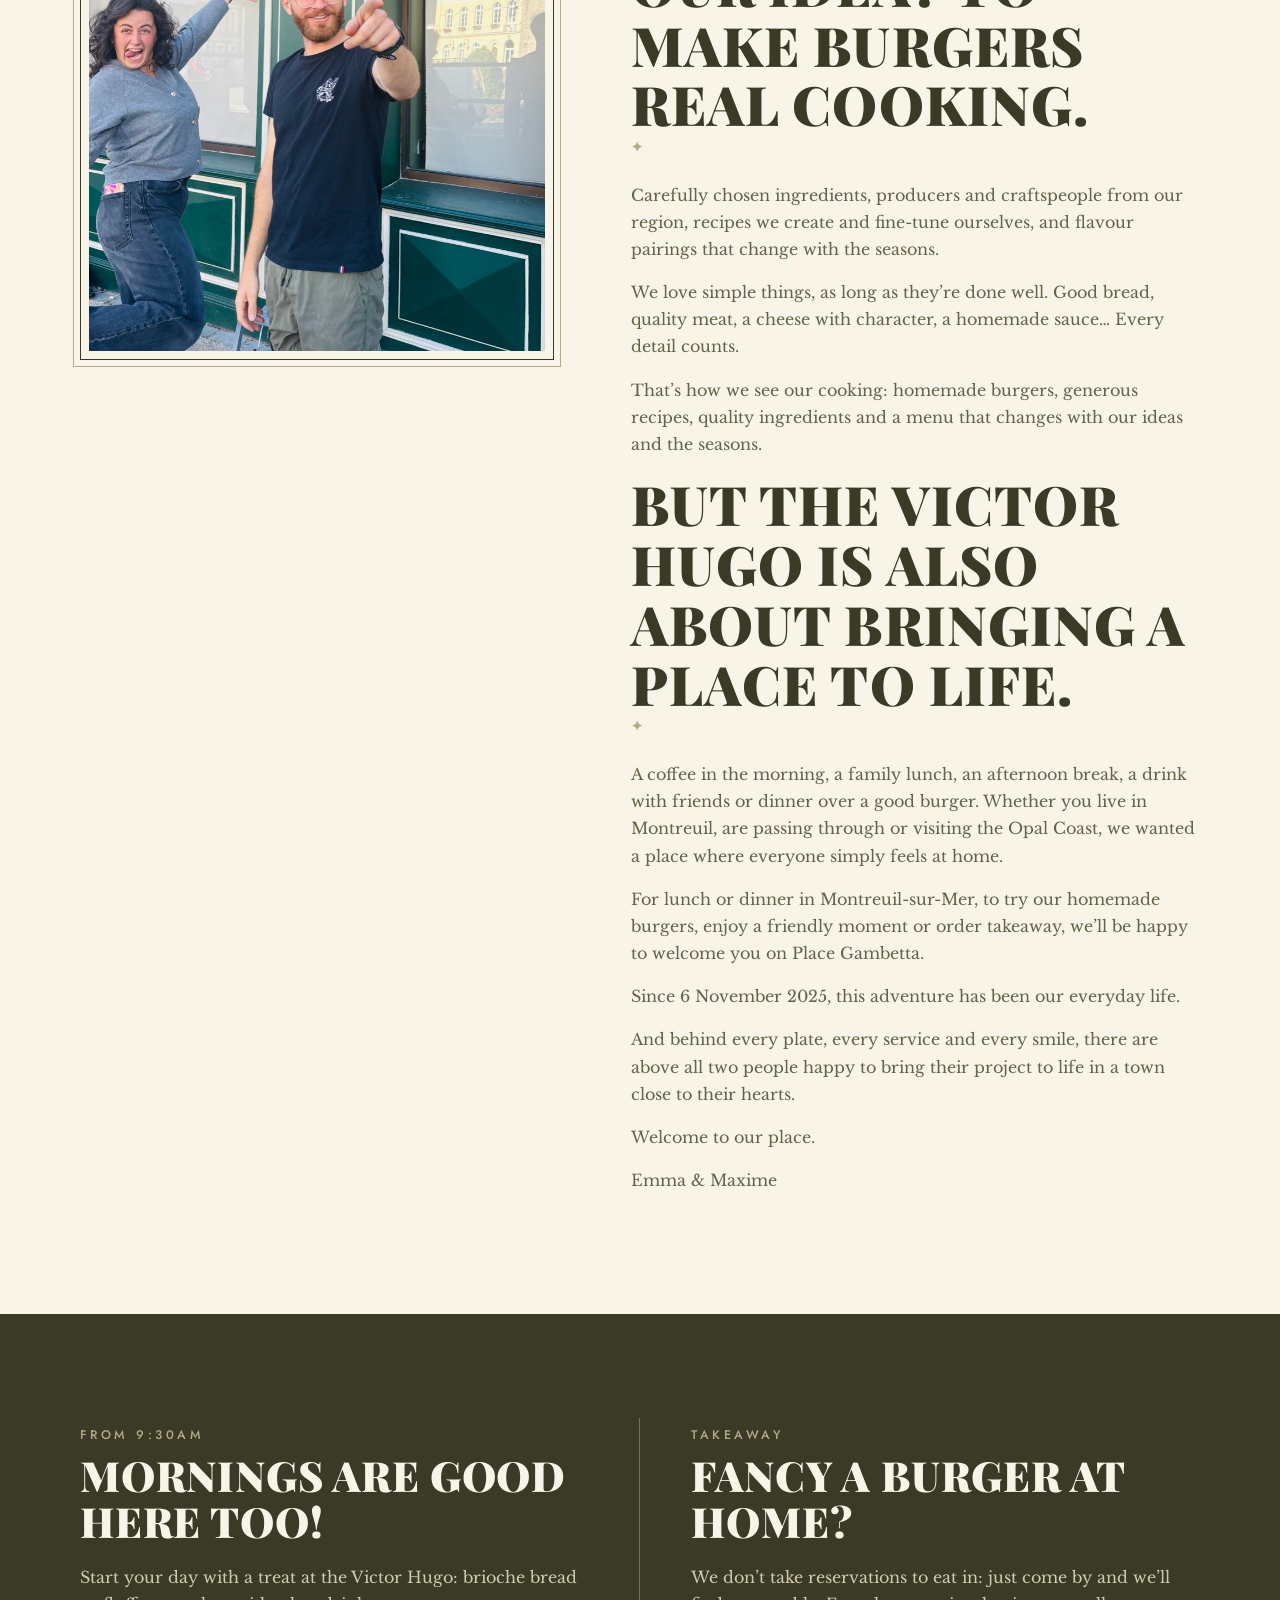
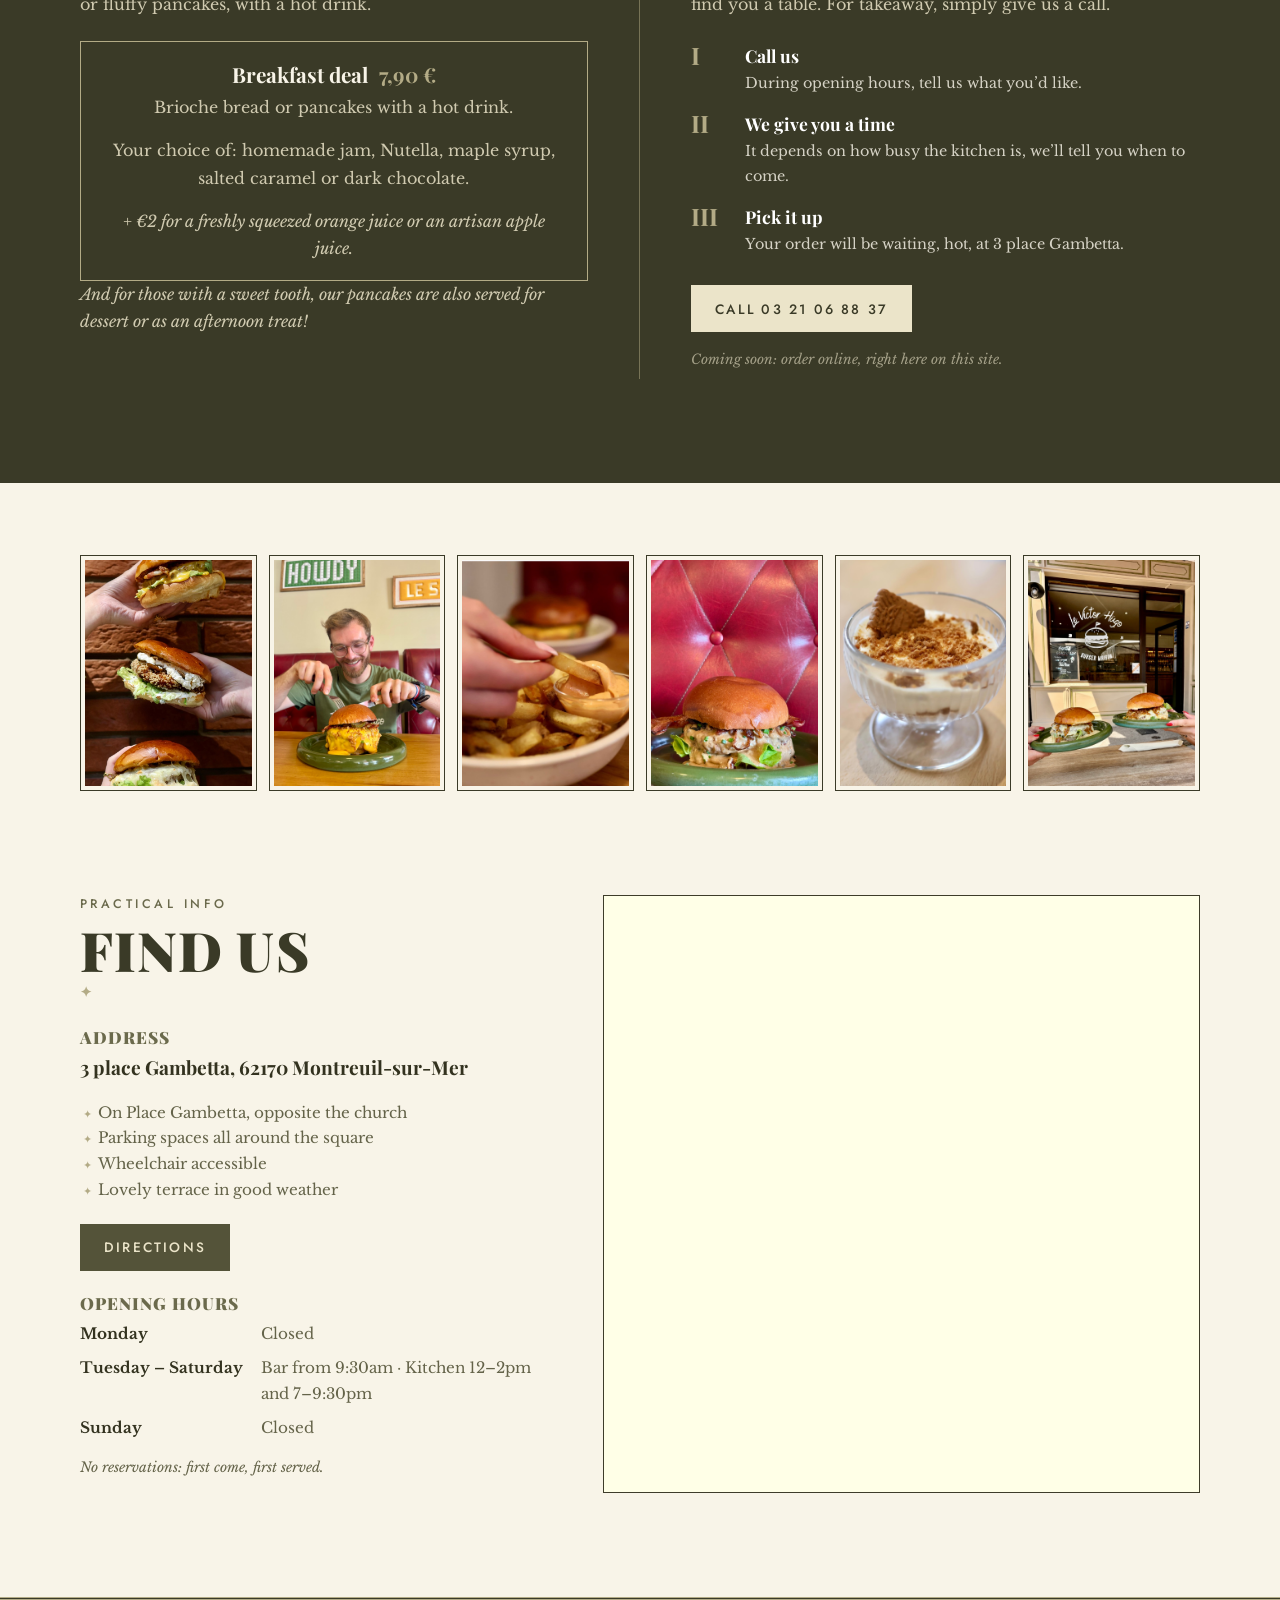
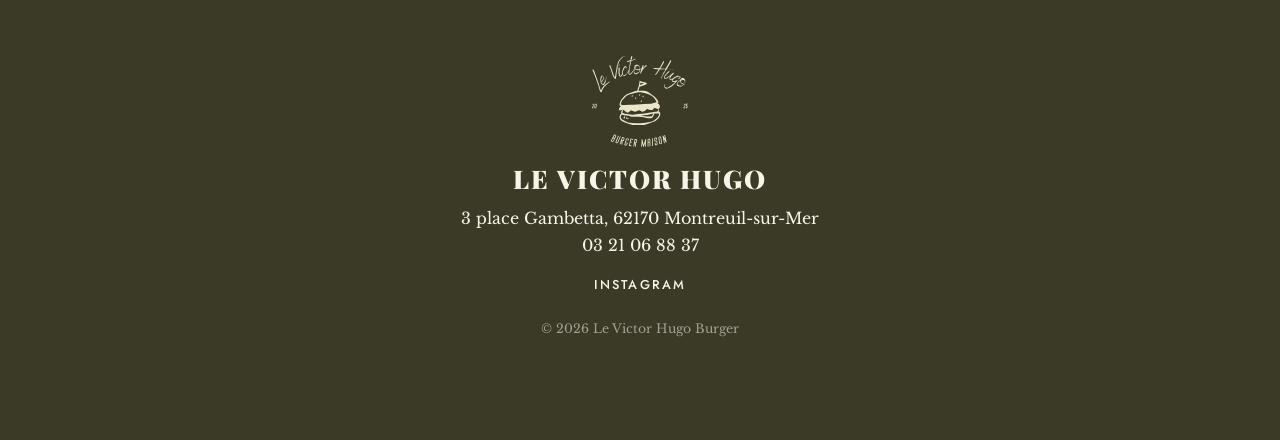
<file: version-2.html>
<!doctype html>
<html lang="fr">
<head>
  <meta charset="utf-8">
  <meta name="viewport" content="width=device-width, initial-scale=1">
  <title>Le Victor Hugo Burger — Burgers maison à Montreuil-sur-Mer</title>
  <meta name="description" content="Burgers faits maison avec des produits locaux, sur la place Gambetta à Montreuil-sur-Mer. Terrasse, sans réservation, à emporter par téléphone au 03 21 06 88 37.">
  <link rel="icon" href="images/logo-olive.svg" type="image/svg+xml">
  <meta property="og:title" content="Le Victor Hugo Burger — Montreuil-sur-Mer">
  <meta property="og:description" content="Burgers maison, produits locaux, terrasse sur la place Gambetta.">
  <meta property="og:image" content="images/terrasse.jpg">
  <link rel="preconnect" href="https://fonts.googleapis.com">
  <link rel="preconnect" href="https://fonts.gstatic.com" crossorigin>
  <link href="https://fonts.googleapis.com/css2?family=Playfair+Display:ital,wght@0,400;0,700;0,900;1,400;1,700&family=Libre+Baskerville:ital,wght@0,400;0,700;1,400&family=Jost:wght@400;500&display=swap" rel="stylesheet">
  <link rel="stylesheet" href="style-v2.css">
  <!-- VERSION 2 du site (style bouillon parisien), à comparer avec index.html.
       Elle utilise le même contenu.js et les mêmes photos : une modification
       de la carte se voit sur les deux versions. -->
</head>
<body>

  <div class="annonce" id="annonce" hidden></div>

  <header class="entete" id="haut">
    <a href="#haut" class="entete-logo" aria-label="Le Victor Hugo Burger, accueil">
      <img src="images/logo-beige.svg" alt="" width="44" height="42">
      <span>Le Victor Hugo</span>
    </a>
    <nav class="menu" aria-label="Navigation principale">
      <a href="#carte" data-t="nav.carte">La carte</a>
      <a href="#matin" data-t="nav.matin">Le matin</a>
      <a href="#emporter" data-t="nav.emporter">À emporter</a>
      <a href="#infos" data-t="nav.infos">Infos &amp; accès</a>
    </nav>
    <div class="langues" role="group" aria-label="Langue / Language">
      <button type="button" data-lang="fr" aria-pressed="true">FR</button>
      <button type="button" data-lang="en" aria-pressed="false">EN</button>
    </div>
  </header>

  <main>
    <!-- ===== Accueil : comme la couverture d'un menu ===== -->
    <section class="hero">
      <div class="conteneur">
        <div class="couverture">
          <p class="hero-lieu">Montreuil-sur-Mer <span aria-hidden="true">✦</span> Place Gambetta</p>
          <img class="hero-logo" src="images/logo-olive.svg" alt="" width="120" height="114">
          <h1><small>Le</small> Victor Hugo</h1>
          <p class="hero-genre"><span>Burger</span></p>
          <p class="hero-accroche" data-c="accroche"></p>
          <div class="boutons">
            <a class="bouton bouton-plein" href="#carte" data-t="hero.carte">Voir la carte</a>
            <a class="bouton bouton-contour" data-tel href="#"><span data-t="hero.emporter">Commander à emporter</span></a>
          </div>
        </div>
        <div class="hero-photos">
          <img src="images/vitrine.jpg" alt="La vitrine du Victor Hugo donnant sur la place">
          <img src="images/terrasse.jpg" alt="La terrasse du Victor Hugo sur la place Gambetta au coucher du soleil">
          <img src="images/burger-victor-hugo.jpg" alt="Le burger Victor Hugo, cheddar fondant, sur une assiette verte">
        </div>
      </div>
    </section>

    <!-- ===== Bandeau infos ===== -->
    <ul class="bandeau">
      <li data-t="bandeau.jours">Du mardi au samedi</li>
      <li data-t="bandeau.resa">Sans réservation</li>
      <li data-t="bandeau.surplace">Sur place ou à emporter</li>
    </ul>

    <!-- ===== La carte : menu imprimé ===== -->
    <section class="carte" id="carte">
      <div class="conteneur menu-papier">
        <div class="carte-tete">
          <p class="surtitre" data-c="saison"></p>
          <h2 data-t="carte.titre">Les burgers</h2>
          <p class="carte-intro"><span data-t="carte.intro">Tous nos burgers sont servis avec frites ou coleslaw maison</span></p>
          <p class="carte-prix" data-c="prixBurger"></p>
        </div>

        <div class="burgers" id="burgers"></div>

        <article class="moment" id="moment">
          <img src="" alt="" loading="lazy">
          <div class="moment-texte">
            <p class="moment-etiquette" data-t="moment.titre">Burger du moment</p>
            <p class="surtitre" id="moment-mois"></p>
            <h3 id="moment-nom"></h3>
            <p class="moment-desc" id="moment-desc"></p>
            <p class="moment-note" data-t="moment.note">Venez découvrir chaque mois un nouveau burger.</p>
          </div>
        </article>

        <div class="carte-bas">
          <div class="bloc">
            <h3 data-t="carte.cotes">À côté</h3>
            <ul class="prix-liste" id="accompagnements"></ul>
            <h4 data-t="carte.supplements">Suppléments</h4>
            <ul class="prix-liste" id="supplements"></ul>
          </div>
          <div class="bloc">
            <h3 data-t="carte.enfant">Menu enfant</h3>
            <p class="bloc-sous" id="enfant-age"></p>
            <ul class="prix-liste"><li><span id="enfant-nom"></span><span id="enfant-prix"></span></li></ul>
            <p class="bloc-detail" id="enfant-desc"></p>
          </div>
          <div class="bloc">
            <h3 data-t="carte.desserts">Desserts</h3>
            <ul class="prix-liste" id="desserts"></ul>
            <h4 data-t="carte.glaces">Glaces</h4>
            <p class="bloc-sous" id="glaces-detail"></p>
            <ul class="prix-liste" id="glaces-prix"></ul>
            <p class="bloc-detail" id="glaces-parfums"></p>
            <p class="bloc-detail" id="glaces-supp"></p>
          </div>
        </div>
        <p class="allergenes" data-t="carte.allergenes">Une allergie ou une question sur un plat ? Demandez-nous, on vous dit tout sur nos ingrédients.</p>
      </div>
    </section>

    <!-- ===== Histoire ===== -->
    <section class="histoire">
      <div class="conteneur histoire-grille">
        <figure class="cadre">
          <img src="images/equipe.jpg" alt="L’équipe du Victor Hugo devant la devanture verte du restaurant" loading="lazy">
        </figure>
        <div class="histoire-texte">
          <p class="surtitre" data-t="histoire.surtitre">Notre histoire</p>
          <h2 data-t="histoire.titre">Le burger, version fait maison</h2>
          <div data-c="histoire"></div>
        </div>
      </div>
    </section>

    <!-- ===== Le matin + À emporter ===== -->
    <section class="duo">
      <div class="conteneur duo-grille">
        <div class="matin" id="matin">
          <p class="surtitre" data-t="matin.surtitre">Dès 9h30</p>
          <h2 data-t="matin.titre">Le matin, on vous attend aussi</h2>
          <p data-t="matin.intro">Le bar est ouvert toute la journée. Découvrez notre formule petit-déjeuner :</p>
          <div class="formule">
            <p class="formule-titre"><span data-t="matin.formule">Formule petit-déj</span> <strong id="petitdej-prix"></strong></p>
            <p id="petitdej-desc"></p>
            <p id="petitdej-choix"></p>
            <p class="formule-option" id="petitdej-option"></p>
          </div>
          <p class="formule-option" id="petitdej-gourmands"></p>
        </div>

        <div class="emporter" id="emporter">
          <p class="surtitre" data-t="emporter.surtitre">À emporter</p>
          <h2 data-t="emporter.titre">Envie d’un burger à la maison ?</h2>
          <p data-t="emporter.intro">On ne prend pas de réservation pour manger sur place : venez directement, on vous trouve une table. Pour emporter, un simple coup de fil suffit.</p>
          <ol class="etapes">
            <li><strong data-t="emporter.e1t">Appelez-nous</strong><span data-t="emporter.e1">Pendant les heures d’ouverture, dites-nous ce qui vous fait envie.</span></li>
            <li><strong data-t="emporter.e2t">On vous donne l’heure</strong><span data-t="emporter.e2">Le délai dépend du monde en cuisine, on vous dit quand passer.</span></li>
            <li><strong data-t="emporter.e3t">Passez récupérer</strong><span data-t="emporter.e3">Votre commande vous attend au 3 place Gambetta, bien chaude.</span></li>
          </ol>
          <a class="bouton bouton-creme" data-tel href="#"><span data-t="emporter.appel">Appeler le</span> <span data-c="telephone"></span></a>
          <p class="bientot" data-t="emporter.bientot">Bientôt : la commande en ligne, directement sur ce site.</p>
        </div>
      </div>
    </section>

    <!-- ===== Photos : galerie de cadres ===== -->
    <section class="galerie" aria-label="Photos">
      <div class="conteneur galerie-grille">
        <img src="images/trio.jpg" alt="Trois burgers tenus devant un mur de briques" loading="lazy">
        <img src="images/degustation.jpg" alt="Un client devant un burger au cheddar fondant" loading="lazy">
        <img src="images/frites.jpg" alt="Frites maison et sauce" loading="lazy">
        <img src="images/burger-lard.jpg" alt="Burger au lard sur une banquette rouge" loading="lazy">
        <img src="images/tiramisu.jpg" alt="Tiramisu spéculoos maison" loading="lazy">
        <img src="images/devanture.jpg" alt="Deux burgers devant la vitrine du Victor Hugo" loading="lazy">
      </div>
    </section>

    <!-- ===== Infos & accès ===== -->
    <section class="infos" id="infos">
      <div class="conteneur infos-grille">
        <div class="infos-texte">
          <p class="surtitre" data-t="infos.surtitre">Infos pratiques</p>
          <h2 data-t="infos.titre">Nous trouver</h2>
          <h3 data-t="infos.adresse">Adresse</h3>
          <p class="adresse" data-c="adresse"></p>
          <ul class="acces">
            <li data-t="infos.eglise">Sur la place Gambetta, en face de l’église</li>
            <li data-t="infos.parking">Places de stationnement tout autour de la place</li>
            <li data-t="infos.pmr">Accessible en fauteuil roulant</li>
            <li data-t="infos.terrasse">Belle terrasse aux beaux jours</li>
          </ul>
          <a class="bouton bouton-plein" id="itineraire" target="_blank" rel="noopener" data-t="infos.itineraire">Itinéraire</a>

          <h3 data-t="infos.horaires">Horaires</h3>
          <dl class="horaires" id="horaires"></dl>
          <p class="bloc-detail" data-t="infos.resa">Pas de réservation : premier arrivé, premier servi.</p>
        </div>
        <iframe class="plan" title="Plan : 3 place Gambetta, Montreuil-sur-Mer" loading="lazy" referrerpolicy="no-referrer-when-downgrade"
          src="https://www.google.com/maps?q=3+place+Gambetta,+62170+Montreuil-sur-Mer&output=embed"></iframe>
      </div>
    </section>
  </main>

  <footer class="pied">
    <img src="images/logo-beige.svg" alt="" width="96" height="91">
    <p class="pied-nom">Le Victor Hugo</p>
    <p><span data-c="adresse"></span><br><a data-tel href="#"><span data-c="telephone"></span></a></p>
    <p class="reseaux" id="reseaux"></p>
    <p class="pied-petit">© <span id="annee"></span> Le Victor Hugo Burger</p>
  </footer>

  <a class="appel-mobile" data-tel href="#"><span data-t="mobile.appel">Commander à emporter</span></a>

  <!-- Repère pour comparer les deux versions (à retirer une fois le choix fait) -->
  <a class="repere-version" href="index.html">Version 2 · voir la version 1</a>

  <script src="contenu.js"></script>
  <script src="app.js"></script>
</body>
</html>
</file>
<file: style.css>
/* Couleurs reprises du logo */
:root {
  --olive: #7d7c5c;
  --olive-fonce: #545339;
  --olive-tres-fonce: #3a3a27;
  --beige: #f2ebd5;
  --beige-clair: #f8f4e8;
  --beige-logo: #ebe4c9;
  --bordeaux: #8a2c2c;
  --texte: #33321f;
  --texte-doux: #646349;
  --ligne: #d9d1b6;

  --script: "Caveat", cursive;
  --titre: "Oswald", "Arial Narrow", sans-serif;
  --corps: "Raleway", system-ui, sans-serif;

  --rayon: 14px;
  --largeur: 1140px;
}

* { box-sizing: border-box; }
html { scroll-behavior: smooth; scroll-padding-top: 76px; }
body {
  margin: 0;
  background: var(--beige-clair);
  color: var(--texte);
  font: 17px/1.6 var(--corps);
  -webkit-font-smoothing: antialiased;
}
img { max-width: 100%; display: block; }
a { color: inherit; }
h1, h2, h3, h4 { margin: 0 0 .5em; line-height: 1.15; }
h2, .titre-page {
  font-family: var(--script);
  font-weight: 700;
  font-size: clamp(1.7rem, 3.6vw, 3.1rem);
  color: var(--olive-fonce);
  letter-spacing: -.01em;
  white-space: nowrap; /* les titres tiennent sur une seule ligne */
}
h3 {
  font-family: var(--titre);
  font-weight: 500;
  text-transform: uppercase;
  letter-spacing: .06em;
  font-size: 1.15rem;
  color: var(--olive-tres-fonce);
}
h4 { font-family: var(--script); font-size: 1.7rem; font-weight: 700; color: var(--olive-fonce); margin-top: 1.2em; }
p { margin: 0 0 1em; }

.conteneur { width: min(var(--largeur), 100% - 32px); margin-inline: auto; }
.surtitre {
  font-family: var(--titre);
  text-transform: uppercase;
  letter-spacing: .18em;
  font-size: .82rem;
  color: var(--olive);
  margin-bottom: .2em;
}
section { padding-block: clamp(56px, 9vw, 110px); }

/* ---------- Boutons ---------- */
.boutons { display: flex; flex-wrap: wrap; gap: 12px; justify-content: center; }
.bouton {
  display: inline-flex; align-items: center; justify-content: center; gap: .4em;
  padding: .8em 1.5em;
  border-radius: 999px;
  font-family: var(--titre);
  text-transform: uppercase;
  letter-spacing: .1em;
  font-size: .92rem;
  text-decoration: none;
  border: 2px solid transparent;
  transition: background .2s, color .2s, transform .2s;
}
.bouton:hover { transform: translateY(-1px); }
.bouton-clair { background: var(--beige-logo); color: var(--olive-tres-fonce); }
.bouton-clair:hover { background: #fff; }
.bouton-contour { border-color: var(--beige-logo); color: var(--beige-logo); }
.bouton-contour:hover { background: var(--beige-logo); color: var(--olive-tres-fonce); }
.bouton-plein { background: var(--olive-fonce); color: var(--beige-logo); }
.bouton-plein:hover { background: var(--olive-tres-fonce); }
.bouton-grand { font-size: 1.05rem; padding: 1em 1.8em; margin-top: .5em; }

/* ---------- Annonce ---------- */
.annonce {
  background: var(--bordeaux); color: #fff; text-align: center;
  padding: .6em 16px; font-weight: 600; font-size: .95rem;
}

/* ---------- En-tête ---------- */
.entete {
  position: sticky; top: 0; z-index: 20;
  display: flex; align-items: center; gap: 24px;
  padding: 10px max(16px, (100% - var(--largeur)) / 2);
  background: var(--olive);
  color: var(--beige-logo);
  box-shadow: 0 2px 14px rgb(0 0 0 / .12);
}
.entete-logo img { width: 56px; height: auto; }
.menu { display: flex; gap: 26px; margin-left: auto; }
.menu a {
  text-decoration: none;
  font-family: var(--titre); text-transform: uppercase; letter-spacing: .1em; font-size: .9rem;
  padding-block: 4px; border-bottom: 2px solid transparent;
}
.menu a:hover, .menu a[aria-current="page"] { border-color: var(--beige-logo); }
.langues { display: flex; border: 1.5px solid var(--beige-logo); border-radius: 999px; overflow: hidden; }
.langues button {
  background: none; border: 0; color: var(--beige-logo); cursor: pointer;
  font: 500 .8rem var(--titre); letter-spacing: .1em; padding: 6px 11px;
}
.langues button[aria-pressed="true"] { background: var(--beige-logo); color: var(--olive-tres-fonce); }

/* ---------- Accueil ---------- */
.hero {
  position: relative; display: grid; place-items: center;
  min-height: min(88vh, 820px); padding: 40px 16px; overflow: hidden;
  isolation: isolate;
}
.hero-photo { position: absolute; inset: 0; width: 100%; height: 100%; object-fit: cover; z-index: -2; }
.hero::after {
  content: ""; position: absolute; inset: 0; z-index: -1;
  background: linear-gradient(180deg, rgb(58 58 39 / .35), rgb(58 58 39 / .7));
}
.hero-contenu { text-align: center; color: var(--beige-logo); max-width: 640px; }
.hero-logo { width: clamp(200px, 38vw, 300px); height: auto; margin: 0 auto 18px; filter: drop-shadow(0 4px 18px rgb(0 0 0 / .35)); }
.hero-accroche { font-size: clamp(1.1rem, 2.4vw, 1.35rem); font-weight: 500; margin-bottom: 1.6em; text-shadow: 0 1px 10px rgb(0 0 0 / .4); }

/* ---------- Bandeau ---------- */
.bandeau {
  list-style: none; margin: 0; padding: 16px;
  display: flex; flex-wrap: wrap; justify-content: center; gap: 8px 0;
  background: var(--olive-fonce); color: var(--beige-logo);
  font-family: var(--titre); text-transform: uppercase; letter-spacing: .12em; font-size: .85rem;
}
.bandeau li { display: flex; align-items: center; }
.bandeau li + li::before { content: "✦"; color: var(--olive); margin: 0 18px; }

/* ---------- Histoire ---------- */
.histoire { display: grid; grid-template-columns: 1.1fr 1fr; gap: clamp(32px, 6vw, 80px); align-items: center; }
.histoire-texte p { color: var(--texte-doux); }
.histoire-photos { display: grid; grid-template-columns: 1fr 1fr; gap: 14px; }
.histoire-photos img { border-radius: var(--rayon); aspect-ratio: 3 / 4; object-fit: cover; width: 100%; }
.histoire-photos img:last-child { margin-top: 48px; }

/* ---------- Carte ---------- */
.carte { background: var(--beige); }
.carte .surtitre, .carte h1, .carte h2, .carte-intro { text-align: center; }
.carte-intro { color: var(--texte-doux); margin-bottom: 2.4em; }
.carte-intro strong {
  font-family: var(--script); font-size: 1.9rem; color: var(--olive-fonce);
  border: 2px solid var(--olive); border-radius: 50%; padding: 0 .45em; display: inline-block;
  transform: rotate(-4deg); margin-left: .2em;
}
.burgers { display: grid; grid-template-columns: repeat(4, 1fr); gap: 20px; }
.burger {
  background: var(--beige-clair); border-radius: var(--rayon); overflow: hidden;
  box-shadow: 0 1px 0 var(--ligne), 0 10px 24px -14px rgb(58 58 39 / .35);
  display: flex; flex-direction: column;
}
.burger img { aspect-ratio: 4 / 5; object-fit: cover; width: 100%; }
.burger-corps { padding: 18px 18px 20px; }
.burger-corps p { color: var(--texte-doux); font-size: .95rem; margin: 0; }
.pastille {
  display: inline-block; vertical-align: middle;
  background: var(--olive); color: var(--beige-logo);
  font: 500 .66rem var(--titre); letter-spacing: .1em; padding: 3px 8px; border-radius: 999px;
}

.moment {
  margin-top: 36px;
  display: grid; grid-template-columns: 1fr 1.3fr; align-items: center;
  background: var(--olive-fonce); color: var(--beige-logo);
  border-radius: calc(var(--rayon) * 1.4); overflow: hidden;
}
.moment img { width: 100%; height: 100%; object-fit: cover; min-height: 320px; }
.moment-texte { padding: clamp(28px, 5vw, 56px); }
.moment-etiquette { font-family: var(--script); font-size: 2.3rem; line-height: 1; margin-bottom: .3em; }
.moment-etiquette span:first-child { color: #d9a3a3; }
.moment .surtitre { color: var(--beige-logo); opacity: .7; text-align: left; }
.moment h3:empty { display: none; }
.histoire > *, .emporter-grille > *, .infos-grille > *, .moment > *, .carte-bas > *, .burgers > * { min-width: 0; }
.moment h3 { color: #fff; font-size: 1.5rem; }
.moment-note { opacity: .75; font-size: .92rem; margin: 0; }

.carte-bas { display: grid; grid-template-columns: repeat(3, 1fr); gap: 20px; margin-top: 36px; }
.bloc { background: var(--beige-clair); border: 1.5px solid var(--ligne); border-radius: var(--rayon); padding: 26px; }
.bloc h3 { font-family: var(--script); text-transform: none; letter-spacing: 0; font-size: 2.1rem; font-weight: 700; color: var(--olive-fonce); }
.bloc-sous { font-style: italic; color: var(--texte-doux); font-size: .92rem; margin-top: -.4em; }
.bloc-detail { color: var(--texte-doux); font-size: .9rem; }
.prix-liste { list-style: none; margin: 0 0 1em; padding: 0; }
.prix-liste li {
  display: flex; flex-wrap: wrap; align-items: baseline; gap: 0 8px;
  padding: 7px 0; border-bottom: 1px dotted var(--ligne);
}
.prix-liste li > span:first-child { flex: 1; font-weight: 600; }
.prix-liste .prix { font-family: var(--titre); color: var(--olive-fonce); white-space: nowrap; }
.prix-liste small { width: 100%; color: var(--texte-doux); font-style: italic; }
.allergenes { text-align: center; color: var(--texte-doux); font-size: .92rem; margin: 32px 0 0; }

/* ---------- Le matin ---------- */
.matin { display: grid; grid-template-columns: 1fr 1.2fr; gap: clamp(32px, 6vw, 72px); align-items: center; max-width: 1000px; }
.matin > * { min-width: 0; }
.matin-photos { display: grid; grid-template-columns: 1fr 1fr; gap: 14px; }
.matin-photos img { width: 100%; aspect-ratio: 3 / 4; object-fit: cover; border-radius: var(--rayon); }
.matin-photos img:last-child { margin-top: 48px; }
.formule { border-left: 4px solid var(--olive); padding: 6px 0 6px 20px; margin-top: 1.4em; }
.formule-titre { font-family: var(--titre); text-transform: uppercase; letter-spacing: .08em; font-size: 1.1rem; margin-bottom: .3em; }
.formule-titre strong { color: var(--olive-fonce); margin-left: .4em; }
.formule p:last-child { margin: 0; }
.formule-choix { color: var(--texte-doux); }
.formule-option { color: var(--texte-doux); font-style: italic; }
.matin-gourmands { margin: 1.4em 0 0; font-family: var(--script); font-size: 1.6rem; line-height: 1.25; color: var(--olive-fonce); }

/* ---------- À emporter ---------- */
.emporter { background: var(--olive); color: var(--beige-logo); }
.emporter h1, .emporter h2 { color: #fff; }
.emporter .surtitre { color: var(--beige-logo); opacity: .75; }
.emporter-grille { display: grid; grid-template-columns: 1.2fr 1fr; gap: clamp(32px, 6vw, 80px); align-items: center; }
.emporter-grille > img { border-radius: var(--rayon); aspect-ratio: 4 / 5; object-fit: cover; width: 100%; }
.etapes { list-style: none; counter-reset: etape; padding: 0; margin: 1.6em 0 1.8em; display: grid; gap: 16px; }
.etapes li { counter-increment: etape; display: grid; grid-template-columns: 44px 1fr; column-gap: 14px; }
.etapes li::before {
  content: counter(etape); grid-row: span 2;
  width: 44px; height: 44px; border-radius: 50%; display: grid; place-items: center;
  background: var(--beige-logo); color: var(--olive-tres-fonce); font: 500 1.2rem var(--titre);
}
.etapes strong { color: #fff; }
.etapes span { opacity: .85; font-size: .95rem; }
.emporter .bouton-plein { background: var(--beige-logo); color: var(--olive-tres-fonce); }
.emporter .bouton-plein:hover { background: #fff; }
.bientot { margin-top: 1.2em; font-size: .9rem; opacity: .75; font-style: italic; }

/* ---------- Infos ---------- */
.infos-grille { display: grid; grid-template-columns: 1fr 1.3fr; gap: clamp(28px, 5vw, 60px); margin-top: 1.4em; }
.infos h3 { margin-top: 1.6em; }
.infos h3:first-child { margin-top: 0; }
.adresse { font-size: 1.15rem; font-weight: 600; }
.acces { padding-left: 1.2em; margin: 0 0 1.4em; color: var(--texte-doux); }
.acces li::marker { color: var(--olive); }
.horaires { display: grid; grid-template-columns: auto 1fr; gap: 6px 18px; margin: 0 0 1em; }
.horaires dt { font-weight: 700; }
.horaires dd { margin: 0; color: var(--texte-doux); }
.plan { width: 100%; height: 100%; min-height: 380px; border: 0; border-radius: var(--rayon); }

/* ---------- Galerie ---------- */
.galerie {
  padding: 0; display: grid; grid-template-columns: repeat(4, 1fr); gap: 4px;
}
.galerie img { width: 100%; aspect-ratio: 1; object-fit: cover; }

/* ---------- Pied de page ---------- */
.pied {
  background: var(--olive-tres-fonce); color: var(--beige-logo);
  text-align: center; padding: 56px 16px 100px;
}
.pied img { margin: 0 auto 18px; }
.pied a { text-decoration: none; }
.pied a:hover { text-decoration: underline; }
.reseaux { display: flex; justify-content: center; flex-wrap: wrap; gap: 8px 22px; font-weight: 600; }
.pied-petit { font-size: .8rem; opacity: .6; margin: 24px 0 0; }

/* ---------- Accueil : burger du moment et vignettes des pages ---------- */
.accueil-moment { padding-bottom: 0; }
.accueil-moment .moment { margin-top: 0; }
.pages { display: grid; grid-template-columns: repeat(4, 1fr); gap: 20px; }
.pages > * { min-width: 0; }
.page-carte {
  display: flex; flex-direction: column; text-decoration: none;
  background: var(--beige); border-radius: var(--rayon); overflow: hidden;
  box-shadow: 0 1px 0 var(--ligne), 0 10px 24px -14px rgb(58 58 39 / .35);
  transition: transform .2s;
}
.page-carte:hover { transform: translateY(-3px); }
.page-carte img { width: 100%; aspect-ratio: 4 / 3; object-fit: cover; }
.page-titre { font: 700 2rem/1.1 var(--script); color: var(--olive-fonce); padding: 16px 18px 4px; }
.page-texte { color: var(--texte-doux); font-size: .95rem; padding: 0 18px 14px; }
.page-bouton {
  margin: auto 18px 20px; align-self: flex-start;
  display: inline-flex; gap: .4em; align-items: center;
  background: var(--olive-fonce); color: var(--beige-clair);
  font-family: var(--titre, inherit); text-transform: uppercase; letter-spacing: .08em; font-size: .85rem;
  padding: .55em 1.2em; border-radius: 999px; transition: background .2s, gap .2s;
}
.page-carte:hover .page-bouton { background: var(--olive-tres-fonce); gap: .8em; }
.page-carte img { transition: transform .4s; }
.page-carte:hover img { transform: scale(1.04); }

/* ---------- Bouton en bas de page vers la page suivante ---------- */
.suite { padding-block: 0 clamp(48px, 7vw, 80px); text-align: center; }
.carte + .matin + .suite, .emporter + .suite { padding-top: clamp(40px, 6vw, 64px); }

/* ---------- Desserts en vignettes (page carte) ---------- */
.desserts-titre { text-align: center; margin-top: 56px; }
.desserts { display: grid; grid-template-columns: repeat(5, 1fr); gap: 16px; }
.desserts > * { min-width: 0; }
.dessert {
  background: var(--beige-clair); border-radius: var(--rayon); overflow: hidden;
  box-shadow: 0 1px 0 var(--ligne), 0 10px 24px -14px rgb(58 58 39 / .35);
  display: flex; flex-direction: column;
}
.dessert img { width: 100%; aspect-ratio: 4 / 5; object-fit: cover; }
.dessert-corps { padding: 14px 16px 16px; }
.dessert h3 { display: flex; justify-content: space-between; gap: 8px; font-size: 1rem; margin-bottom: .3em; }
.dessert h3 .prix { color: var(--olive-fonce); white-space: nowrap; }
.dessert p { margin: 0; color: var(--texte-doux); font-size: .88rem; font-style: italic; }
/* dessert sans photo : carte olive avec le nom au centre */
.dessert.sans-photo { background: var(--olive-fonce); justify-content: center; text-align: center; }
.dessert.sans-photo h3 { flex-direction: column; align-items: center; color: var(--beige-logo); font-size: 1.3rem; }
.dessert.sans-photo h3 .prix { color: var(--beige-logo); opacity: .8; }

/* ---------- Photos frites et coleslaw (bloc « À côté ») ---------- */
.cote-photos { display: grid; grid-template-columns: 1fr 1fr; gap: 10px; margin-bottom: 10px; }
.cote-photos img { width: 100%; aspect-ratio: 1; object-fit: cover; border-radius: calc(var(--rayon) * .7); }

/* ---------- Infos : photo de la terrasse ---------- */
.infos-photo { padding: 0; }
.infos-photo img { width: 100%; height: min(60vh, 520px); object-fit: cover; }

/* ---------- Bouton d'appel fixe (mobile) ---------- */
.appel-mobile { display: none; }

/* ---------- Tablette ---------- */
@media (max-width: 980px) {
  .burgers { grid-template-columns: repeat(2, 1fr); }
  .carte-bas { grid-template-columns: 1fr 1fr; }
  .pages { grid-template-columns: 1fr 1fr; }
  .desserts { grid-template-columns: repeat(3, 1fr); }
  .carte-bas .bloc:last-child { grid-column: 1 / -1; }
}

/* ---------- Téléphone ---------- */
@media (max-width: 720px) {
  body { font-size: 16px; }
  /* le menu passe sur une deuxième ligne, qu'on peut faire glisser */
  .entete { flex-wrap: wrap; row-gap: 4px; padding-bottom: 6px; }
  .menu { order: 3; width: 100%; margin-left: 0; gap: 10px; justify-content: space-between; overflow-x: auto; white-space: nowrap; scrollbar-width: none; }
  .menu a { font-size: .74rem; letter-spacing: .06em; flex: none; }
  .desserts { grid-template-columns: 1fr 1fr; gap: 12px; }
  .pages { gap: 12px; }
  .page-titre { font-size: 1.6rem; padding: 12px 14px 2px; }
  .page-texte { font-size: .85rem; padding: 0 14px 10px; }
  .page-bouton { margin: auto 14px 14px; font-size: .74rem; padding: .5em 1em; }
  .langues { margin-left: auto; }
  .entete-logo img { width: 46px; }
  .histoire, .emporter-grille, .infos-grille, .moment, .carte-bas { grid-template-columns: 1fr; }
  .carte-bas .bloc:last-child { grid-column: auto; }
  .histoire-photos img:last-child { margin-top: 28px; }
  /* Sur téléphone, les photos passent avant le texte */
  .histoire-photos, .emporter-grille > img { order: -1; }
  .histoire-photos img { aspect-ratio: 4 / 5; }
  .emporter-grille > img { aspect-ratio: 4 / 3; }
  .infos-photo img { height: 38vh; }
  .burgers { grid-template-columns: 1fr 1fr; gap: 12px; }
  .burger-corps { padding: 14px; }
  .burger-corps p { font-size: .85rem; }
  .moment img { min-height: 0; aspect-ratio: 4 / 3; }
  .matin { grid-template-columns: 1fr; }
  .matin-photos img:last-child { margin-top: 28px; }
  .plan { min-height: 300px; }
  .galerie { grid-template-columns: repeat(2, 1fr); }
  .bandeau { gap: 6px 20px; font-size: .78rem; }
  .bandeau li + li::before { display: none; }
  .appel-mobile {
    display: flex; align-items: center; justify-content: center;
    position: fixed; left: 16px; right: 16px; bottom: 14px; z-index: 30;
    padding: 14px; border-radius: 999px;
    background: var(--olive-fonce); color: var(--beige-logo); text-decoration: none;
    font: 500 1rem var(--titre); text-transform: uppercase; letter-spacing: .1em;
    box-shadow: 0 8px 24px rgb(0 0 0 / .3);
  }
  .appel-mobile::before { content: "☎"; margin-right: .5em; }
}
@media (max-width: 420px) {
  .burgers { grid-template-columns: 1fr; }
}
@media (prefers-reduced-motion: reduce) {
  html { scroll-behavior: auto; }
  .bouton { transition: none; }
}

/* ---------- Mentions légales ---------- */
.legal { max-width: 780px; padding-top: clamp(40px, 6vw, 72px); padding-bottom: clamp(48px, 7vw, 88px); }
.legal h2 { font-size: clamp(1.5rem, 3vw, 2rem); margin: 1.6em 0 .4em; white-space: normal; }
.legal p { color: var(--texte-doux); }
.legal a { color: var(--olive-fonce); }
.a-completer { background: #fff1a8; color: #6b5300; padding: 0 .3em; border-radius: 4px; font-weight: 600; }
.legal-maj { margin-top: 2.4em; font-size: .85rem; }

/* ---------- Notre histoire : titre long, petits titres, signature ---------- */
.histoire { align-items: start; }
.histoire .titre-page { white-space: normal; font-size: clamp(1.8rem, 3.4vw, 2.7rem); line-height: 1.1; }
.histoire-intertitre { white-space: normal; font-size: clamp(1.45rem, 2.6vw, 1.9rem); line-height: 1.15; margin: 1.3em 0 .35em; color: var(--olive-fonce); }
.histoire-signature { font-family: var(--script); font-size: 2rem; color: var(--olive-fonce) !important; margin-top: .6em; }
@media (min-width: 721px) { .histoire-photos { position: sticky; top: 110px; } }
</file>
<file: commande.css>
/* Page de commande en ligne — s'appuie sur les couleurs et boutons de style.css */

.commande { padding-block: clamp(36px, 6vw, 72px) 120px; }
.commande-tete { text-align: center; max-width: 680px; margin: 0 auto 36px; }
.commande h1 {
  font-family: var(--script); font-weight: 700; font-size: clamp(2.4rem, 6vw, 3.6rem);
  color: var(--olive-fonce); margin-bottom: .2em; line-height: 1.05;
}
.commande-intro { color: var(--texte-doux); }
.ferme {
  background: var(--bordeaux); color: #fff; border-radius: var(--rayon);
  padding: 14px 18px; font-weight: 600; margin-top: 1em;
}

.commande-grille { display: grid; grid-template-columns: 1fr 360px; gap: 36px; align-items: start; }
.commande-grille > * { min-width: 0; }

/* ---------- La carte ---------- */
.categorie { padding-block: 0; }
.categorie + .categorie { margin-top: 40px; }
.categorie h2 { font-size: clamp(1.9rem, 3.6vw, 2.6rem); margin-bottom: .1em; }
.categorie-sous { color: var(--texte-doux); margin-bottom: 1em; }
.categorie-liste { display: grid; gap: 12px; }
.categorie-liste.avec-photos { grid-template-columns: 1fr 1fr; gap: 16px; }

.article {
  background: var(--beige); border: 1.5px solid var(--ligne); border-radius: var(--rayon);
  overflow: hidden; display: flex; flex-direction: column;
}
.categorie-liste:not(.avec-photos) .article { flex-direction: row; }
.article img { width: 100%; aspect-ratio: 4 / 3; object-fit: cover; }
.article-corps { padding: 14px 16px; display: flex; flex-direction: column; flex: 1; }
.article h3 { font-size: 1.05rem; margin-bottom: .3em; }
.article p { color: var(--texte-doux); font-size: .9rem; margin: 0 0 .8em; }
.article-bas { margin-top: auto; display: flex; align-items: center; justify-content: space-between; gap: 10px; }
.article-prix { font-family: var(--titre); font-size: 1.1rem; color: var(--olive-fonce); }
.bouton-petit {
  padding: .55em 1.1em; font-size: .82rem; cursor: pointer;
  background: var(--olive-fonce); color: var(--beige-logo); border: 0;
}
.bouton-petit:hover { background: var(--olive-tres-fonce); }

/* ---------- Panier ---------- */
.panier {
  position: sticky; top: 92px;
  background: var(--beige-clair); border: 1.5px solid var(--ligne); border-radius: calc(var(--rayon) * 1.2);
  padding: 22px; box-shadow: 0 14px 30px -20px rgb(58 58 39 / .45);
}
.panier h2 { font-size: 2rem; margin-bottom: .3em; }
.panier-vide { color: var(--texte-doux); font-style: italic; }
.panier-lignes { list-style: none; margin: 0; padding: 0; }
.panier-lignes li { padding: 10px 0; border-bottom: 1px dotted var(--ligne); }
.ligne-haut { display: flex; justify-content: space-between; gap: 10px; font-weight: 600; }
.ligne-details { margin: 2px 0 6px; font-size: .85rem; color: var(--texte-doux); }
.ligne-actions { display: flex; gap: 6px; align-items: center; }
.ligne-actions button {
  border: 1.5px solid var(--ligne); background: var(--beige); color: var(--texte);
  border-radius: 999px; min-width: 32px; height: 32px; cursor: pointer; font: inherit; font-size: .9rem;
}
.ligne-actions .ligne-retirer { margin-left: auto; border: 0; background: none; text-decoration: underline; color: var(--texte-doux); }
.panier-total {
  display: flex; justify-content: space-between; align-items: baseline;
  font-family: var(--titre); text-transform: uppercase; letter-spacing: .08em; margin: 14px 0 18px;
}
.panier-total strong { font-size: 1.4rem; color: var(--olive-fonce); }

#formulaire { display: grid; gap: 12px; }
#formulaire label { display: grid; gap: 4px; font-weight: 600; font-size: .9rem; }
#formulaire input, #formulaire select, #formulaire textarea {
  font: inherit; font-weight: 400; padding: 10px 12px; color: var(--texte);
  border: 1.5px solid var(--ligne); border-radius: 10px; background: #fff;
}
#formulaire input:focus, #formulaire select:focus, #formulaire textarea:focus { outline: 2px solid var(--olive); outline-offset: 1px; }
.erreur { margin: 0; color: var(--bordeaux); font-weight: 600; font-size: .92rem; }
.bouton-payer { width: 100%; font-size: 1rem; padding: 1em; cursor: pointer; }
.bouton-payer:disabled { opacity: .5; cursor: not-allowed; transform: none; }
.securite { margin: 0; text-align: center; font-size: .8rem; color: var(--texte-doux); }

/* ---------- Fenêtre d'options ---------- */
.options {
  border: 0; border-radius: calc(var(--rayon) * 1.4); padding: 0;
  width: min(460px, 100% - 32px); max-height: calc(100% - 32px);
  background: var(--beige-clair); color: var(--texte);
}
.options::backdrop { background: rgb(58 58 39 / .55); }
.options form { padding: 26px; position: relative; display: grid; gap: 14px; }
.options h3 { font-size: 1.3rem; margin: 0 30px 0 0; }
.options-desc { margin: 0; color: var(--texte-doux); font-size: .92rem; }
.options fieldset { border: 1.5px solid var(--ligne); border-radius: 12px; padding: 10px 14px 12px; margin: 0; }
.options fieldset[hidden], .options label[hidden] { display: none; }
.options legend { font-family: var(--titre); text-transform: uppercase; letter-spacing: .08em; font-size: .85rem; padding: 0 6px; }
.choix { display: flex; align-items: center; gap: 8px; padding: 5px 0; cursor: pointer; }
.choix input { accent-color: var(--olive-fonce); width: 18px; height: 18px; }
.choix-prix { margin-left: auto; color: var(--texte-doux); font-size: .9rem; }
#options-parfum { display: grid; gap: 4px; font-weight: 600; font-size: .9rem; }
#options-parfum select { font: inherit; padding: 10px 12px; border: 1.5px solid var(--ligne); border-radius: 10px; background: #fff; }
.options-bas { display: flex; align-items: center; justify-content: space-between; gap: 12px; flex-wrap: wrap; }
.options-bas .bouton { cursor: pointer; flex: 1; }
.quantite { display: flex; align-items: center; gap: 10px; }
.quantite button {
  width: 38px; height: 38px; border-radius: 50%; border: 1.5px solid var(--ligne);
  background: var(--beige); font-size: 1.2rem; cursor: pointer; color: var(--texte);
}
.quantite output { min-width: 1.5em; text-align: center; font-weight: 700; }
.options-fermer {
  position: absolute; top: 14px; right: 16px; border: 0; background: none;
  font-size: 1.8rem; line-height: 1; cursor: pointer; color: var(--texte-doux);
}

/* ---------- Pied ---------- */
.pied-commande { padding: 28px 16px; font-size: .92rem; }
.pied-commande p { margin: 0; }

/* ---------- Barre du panier (téléphone) ---------- */
.barre-panier { display: none; }

@media (max-width: 900px) {
  .commande-grille { grid-template-columns: 1fr; }
  .panier { position: static; }
  .barre-panier:not([hidden]) {
    display: flex; justify-content: space-between; align-items: center; gap: 12px;
    position: fixed; left: 16px; right: 16px; bottom: 14px; z-index: 30;
    padding: 14px 20px; border-radius: 999px; text-decoration: none;
    background: var(--olive-fonce); color: var(--beige-logo);
    font: 500 .95rem var(--titre); text-transform: uppercase; letter-spacing: .08em;
    box-shadow: 0 8px 24px rgb(0 0 0 / .3);
  }
}
@media (max-width: 720px) {
  .menu { display: flex; }
  .menu a { font-size: .8rem; }
}
@media (max-width: 560px) {
  .categorie-liste.avec-photos { grid-template-columns: 1fr; }
  .categorie-liste.avec-photos .article { flex-direction: row; }
  .categorie-liste.avec-photos .article img { width: 110px; aspect-ratio: auto; height: auto; min-height: 100%; }
}
</file>
<file: style-v2.css>
/* VERSION 2 — style bouillon parisien (lettres à l'ancienne, filets, cadres,
   menu imprimé) avec les couleurs du restaurant, reprises du logo. */
:root {
  --beige: #f8f4e8;
  --beige-fonce: #f2ebd5;
  --beige-logo: #ebe4c9;
  --olive-nuit: #3a3a27;
  --olive: #6b6a4c;
  --olive-fonce: #545339;
  --sable: #b3ab86;
  --texte: #33321f;
  --texte-doux: #646349;
  --ligne: #d9d1b6;

  --titre: "Playfair Display", Didot, Georgia, serif;
  --corps: "Libre Baskerville", Georgia, serif;
  --capitales: "Jost", "Futura", system-ui, sans-serif;

  --largeur: 1120px;
}

* { box-sizing: border-box; }
html { scroll-behavior: smooth; scroll-padding-top: 70px; }
body {
  margin: 0;
  background: var(--beige);
  color: var(--texte);
  font: 16px/1.7 var(--corps);
  -webkit-font-smoothing: antialiased;
}
img { max-width: 100%; display: block; }
a { color: inherit; }
h1, h2, h3, h4 { margin: 0 0 .5em; line-height: 1.1; font-family: var(--titre); font-weight: 900; }
h2 {
  font-size: clamp(2.2rem, 5vw, 3.4rem);
  text-transform: uppercase; letter-spacing: .02em;
  color: var(--olive-nuit);
}
h3 { font-size: 1.3rem; text-transform: uppercase; letter-spacing: .06em; }
h4 { font-weight: 700; font-style: italic; font-size: 1.25rem; color: var(--olive); margin-top: 1.4em; }
p { margin: 0 0 1em; }

.conteneur { width: min(var(--largeur), 100% - 32px); margin-inline: auto; }
.surtitre {
  font: 500 .78rem var(--capitales); text-transform: uppercase; letter-spacing: .28em;
  color: var(--olive); margin-bottom: .6em;
}
section { padding-block: clamp(56px, 9vw, 104px); }

/* Petit ornement sous les grands titres */
.carte-tete h2::after, .histoire-texte h2::after, .infos-texte h2::after {
  content: "✦"; display: block; margin-top: .3em;
  font-size: .9rem; letter-spacing: 0; color: var(--sable);
}

/* ---------- Boutons ---------- */
.boutons { display: flex; flex-wrap: wrap; gap: 12px; justify-content: center; }
.bouton {
  display: inline-flex; align-items: center; justify-content: center; gap: .4em;
  padding: .9em 1.7em;
  font: 500 .85rem var(--capitales); text-transform: uppercase; letter-spacing: .16em;
  text-decoration: none;
  border: 1.5px solid transparent;
  transition: background .2s, color .2s;
}
.bouton-plein { background: var(--olive-fonce); color: var(--beige-logo); }
.bouton-plein:hover { background: var(--olive-nuit); }
.bouton-contour { border-color: var(--olive-nuit); color: var(--olive-nuit); }
.bouton-contour:hover { background: var(--olive-nuit); color: var(--beige); }
.bouton-creme { background: var(--beige-logo); color: var(--olive-nuit); }
.bouton-creme:hover { background: #fff; }

/* ---------- Annonce ---------- */
.annonce {
  background: var(--olive); color: var(--beige); text-align: center;
  padding: .6em 16px; font: 500 .85rem var(--capitales); letter-spacing: .12em; text-transform: uppercase;
}

/* ---------- En-tête ---------- */
.entete {
  position: sticky; top: 0; z-index: 20;
  display: flex; align-items: center; gap: 24px;
  padding: 10px max(16px, (100% - var(--largeur)) / 2);
  background: var(--olive-nuit);
  color: var(--beige);
  border-bottom: 3px double var(--sable);
}
.entete-logo { display: flex; align-items: center; gap: 12px; text-decoration: none; }
.entete-logo img { width: 40px; height: auto; }
.entete-logo span { font: 900 1.05rem var(--titre); text-transform: uppercase; letter-spacing: .08em; }
.menu { display: flex; gap: 28px; margin-left: auto; }
.menu a {
  text-decoration: none; font: 500 .8rem var(--capitales); text-transform: uppercase; letter-spacing: .18em;
  padding-block: 4px; border-bottom: 1px solid transparent;
}
.menu a:hover { border-color: var(--sable); color: #fff; }
.langues { display: flex; }
.langues button {
  background: none; border: 0; color: var(--beige); cursor: pointer; opacity: .55;
  font: 500 .78rem var(--capitales); letter-spacing: .14em; padding: 6px 8px;
}
.langues button[aria-pressed="true"] { opacity: 1; text-decoration: underline; text-underline-offset: 4px; text-decoration-color: var(--sable); }

/* ---------- Accueil : couverture de menu ---------- */
.hero { padding-block: clamp(28px, 5vw, 56px) clamp(40px, 6vw, 72px); }
.couverture {
  text-align: center;
  border: 1px solid var(--olive-nuit);
  outline: 1px solid var(--olive-nuit); outline-offset: 6px;
  padding: clamp(32px, 6vw, 72px) 20px clamp(32px, 5vw, 56px);
  margin: 6px;
}
.hero-lieu { font: 500 .78rem var(--capitales); text-transform: uppercase; letter-spacing: .3em; color: var(--olive); }
.hero-lieu span { color: var(--sable); margin: 0 .6em; }
.hero-logo { width: 96px; height: auto; margin: 10px auto 14px; }
.hero h1 {
  font-size: clamp(3rem, 10vw, 7.6rem); text-transform: uppercase; letter-spacing: .01em; line-height: .9;
  color: var(--olive-nuit); margin-bottom: .1em;
}
.hero h1 small {
  display: block; font-size: .28em; font-style: italic; font-weight: 400; text-transform: none;
  letter-spacing: 0; margin-bottom: .1em;
}
.hero-genre {
  display: flex; align-items: center; justify-content: center; gap: 18px;
  font: italic 700 clamp(1.5rem, 3.4vw, 2.3rem) var(--titre); color: var(--olive);
}
.hero-genre::before, .hero-genre::after { content: ""; width: min(120px, 18vw); border-top: 3px double var(--olive); }
.hero-accroche { max-width: 34em; margin: 0 auto 1.8em; font-style: italic; color: var(--texte-doux); }

.hero-photos { display: grid; grid-template-columns: 1fr 1.6fr 1fr; gap: 14px; margin-top: 28px; }
.hero-photos img { width: 100%; height: clamp(220px, 30vw, 360px); object-fit: cover; border: 1px solid var(--olive-nuit); padding: 5px; background: var(--beige); }

/* ---------- Bandeau ---------- */
.bandeau {
  list-style: none; margin: 0; padding: 14px 16px;
  display: flex; flex-wrap: wrap; justify-content: center; gap: 8px 0;
  background: var(--olive); color: var(--beige);
  font: 500 .8rem var(--capitales); text-transform: uppercase; letter-spacing: .2em;
}
.bandeau li { display: flex; align-items: center; }
.bandeau li + li::before { content: "✦"; margin: 0 20px; opacity: .7; }

/* ---------- Carte : menu imprimé ---------- */
.carte { background: var(--beige-fonce); }
.menu-papier {
  background: var(--beige);
  border: 1px solid var(--ligne);
  box-shadow: 0 1px 0 #fff inset, 0 18px 40px -24px rgb(58 58 39 / .35);
  padding: clamp(28px, 6vw, 72px) clamp(18px, 5vw, 64px);
  position: relative;
}
.menu-papier::before {
  content: ""; position: absolute; inset: 10px; border: 1px solid var(--olive); pointer-events: none;
}
.carte-tete { text-align: center; margin-bottom: 36px; }
.carte-intro { font-style: italic; color: var(--texte-doux); margin-bottom: .6em; }
.carte-prix {
  display: inline-block; margin: 0;
  font: 900 1.7rem var(--titre); color: var(--olive);
  border-top: 3px double var(--olive); border-bottom: 3px double var(--olive);
  padding: 2px 18px;
}

.burgers { display: grid; grid-template-columns: 1fr 1fr; counter-reset: burger; }
.burger {
  counter-increment: burger;
  display: grid; grid-template-columns: 120px 1fr; gap: 20px; align-items: start;
  padding: 26px 28px; border-top: 1px solid var(--ligne);
}
.burger:nth-child(odd) { border-right: 1px solid var(--ligne); padding-left: 0; }
.burger:nth-child(even) { padding-right: 0; }
.burger img { width: 120px; height: 150px; object-fit: cover; border: 1px solid var(--olive-nuit); padding: 4px; background: var(--beige); }
.burger-corps::before {
  content: "N° " counter(burger);
  display: block; font: 500 .72rem var(--capitales); letter-spacing: .24em; color: var(--olive); margin-bottom: .4em;
}
.burger h3 { font-size: 1.35rem; margin-bottom: .35em; }
.burger-corps p { color: var(--texte-doux); font-style: italic; font-size: .92rem; margin: 0; }
.pastille {
  display: inline-block; vertical-align: middle;
  border: 1px solid var(--olive); color: var(--olive);
  font: 500 .62rem var(--capitales); letter-spacing: .14em; text-transform: uppercase;
  padding: 2px 7px;
}

.moment {
  margin-top: 40px;
  display: grid; grid-template-columns: 1fr 1.2fr; align-items: stretch;
  background: var(--olive-nuit); color: var(--beige);
  border: 1px solid var(--olive-nuit); outline: 1px solid var(--sable); outline-offset: -10px;
}
.moment img { width: 100%; height: 100%; object-fit: cover; min-height: 320px; }
.moment-texte { padding: clamp(28px, 5vw, 56px); align-self: center; text-align: center; }
.moment-etiquette {
  font: italic 700 clamp(1.8rem, 3.6vw, 2.5rem)/1.1 var(--titre); color: var(--beige); margin-bottom: .4em;
}
.moment .surtitre { color: var(--sable); }
.moment h3 { color: #fff; font-size: 1.5rem; }
.moment h3:empty { display: none; }
.moment-desc { font-style: italic; }
.moment-note { opacity: .7; font-size: .85rem; margin: 0; }

.carte-bas { display: grid; grid-template-columns: repeat(3, 1fr); margin-top: 48px; border-top: 3px double var(--olive-nuit); padding-top: 32px; }
.bloc { padding: 0 28px; }
.bloc:first-child { padding-left: 0; }
.bloc:last-child { padding-right: 0; }
.bloc + .bloc { border-left: 1px solid var(--ligne); }
.bloc h3 { text-align: center; font-size: 1.25rem; }
.bloc-sous { font-style: italic; color: var(--texte-doux); font-size: .88rem; text-align: center; margin-top: -.4em; }
.bloc h4 { text-align: center; }
.bloc-detail { color: var(--texte-doux); font-size: .86rem; font-style: italic; }
.prix-liste { list-style: none; margin: 0 0 1em; padding: 0; }
.prix-liste li { display: flex; flex-wrap: wrap; align-items: baseline; gap: 0 8px; padding: 5px 0; font-size: .95rem; }
/* nom ........ prix, comme sur les menus imprimés */
.prix-liste li > span:first-child { flex: 1; display: flex; align-items: baseline; gap: 8px; }
.prix-liste li > span:first-child::after { content: ""; flex: 1; min-width: 14px; border-bottom: 1.5px dotted var(--texte-doux); }
.prix-liste .prix { font: 700 1rem var(--titre); color: var(--olive); white-space: nowrap; }
.prix-liste small { width: 100%; color: var(--texte-doux); font-style: italic; font-size: .82rem; }
.allergenes { text-align: center; color: var(--texte-doux); font-style: italic; font-size: .88rem; margin: 36px 0 0; }

/* ---------- Histoire ---------- */
.histoire-grille { display: grid; grid-template-columns: 1fr 1.2fr; gap: clamp(32px, 6vw, 88px); align-items: center; }
.cadre { margin: 0; border: 1px solid var(--olive-nuit); padding: 8px; outline: 1px solid var(--sable); outline-offset: 6px; }
.cadre img { width: 100%; aspect-ratio: 4 / 5; object-fit: cover; }
.histoire-texte div p { color: var(--texte-doux); }
.histoire-texte div p:first-child::first-letter {
  float: left; font: 900 4.2rem/.8 var(--titre); color: var(--olive); margin: .08em .1em 0 0;
}

/* ---------- Le matin + À emporter ---------- */
.duo { background: var(--olive-nuit); color: var(--beige); }
.duo-grille { display: grid; grid-template-columns: 1fr 1fr; }
.duo-grille > * { min-width: 0; padding: 8px clamp(20px, 4vw, 56px); }
.duo-grille > :first-child { padding-left: 0; border-right: 1px solid rgb(179 171 134 / .5); }
.duo-grille > :last-child { padding-right: 0; }
.duo h2 { color: var(--beige); font-size: clamp(1.8rem, 3.6vw, 2.6rem); }
.duo .surtitre { color: var(--sable); }
.duo p { color: rgb(235 228 201 / .85); }
.formule { border: 1px solid var(--sable); padding: 18px 22px; margin-top: 1.4em; text-align: center; }
.formule-titre { font: 700 1.3rem var(--titre); color: var(--beige) !important; margin-bottom: .3em; }
.formule-titre strong { color: var(--sable); margin-left: .3em; }
.formule p:last-child { margin: 0; }
.formule-option { font-style: italic; }
.etapes { list-style: none; counter-reset: etape; padding: 0; margin: 1.4em 0 1.8em; display: grid; gap: 14px; }
.etapes li { counter-increment: etape; display: grid; grid-template-columns: 40px 1fr; column-gap: 14px; }
.etapes li::before {
  content: counter(etape, upper-roman); grid-row: span 2;
  font: 700 1.5rem/1.2 var(--titre); color: var(--sable);
}
.etapes strong { color: #fff; font-family: var(--titre); font-size: 1.1rem; }
.etapes span { opacity: .82; font-size: .9rem; }
.bientot { margin: 1.2em 0 0; font-size: .85rem; font-style: italic; opacity: .7; }

/* ---------- Galerie de cadres ---------- */
.galerie { padding-block: clamp(40px, 6vw, 72px) 0; }
.galerie-grille { display: grid; grid-template-columns: repeat(6, 1fr); gap: 12px; }
.galerie-grille img { width: 100%; aspect-ratio: 3 / 4; object-fit: cover; border: 1px solid var(--olive-nuit); padding: 4px; background: var(--beige); }

/* ---------- Infos ---------- */
.infos-grille { display: grid; grid-template-columns: 1fr 1.3fr; gap: clamp(28px, 5vw, 64px); }
.infos-grille > * { min-width: 0; }
.infos h3 { margin-top: 1.4em; font-size: 1.05rem; color: var(--olive); }
.adresse { font: 700 1.2rem var(--titre); }
.acces { padding-left: 1.2em; margin: 0 0 1.4em; color: var(--texte-doux); font-size: .95rem; }
.acces li::marker { content: "✦  "; color: var(--sable); font-size: .7em; }
.horaires { display: grid; grid-template-columns: auto 1fr; gap: 8px 18px; margin: 0 0 1em; font-size: .95rem; }
.horaires dt { font-weight: 700; }
.horaires dd { margin: 0; color: var(--texte-doux); }
.plan { width: 100%; height: 100%; min-height: 420px; border: 1px solid var(--olive-nuit); padding: 6px; background: var(--beige); filter: sepia(.25); }

/* ---------- Pied de page ---------- */
.pied {
  background: var(--olive-nuit); color: var(--beige); text-align: center;
  padding: 56px 16px 100px; border-top: 3px double var(--sable);
}
.pied img { margin: 0 auto 14px; }
.pied-nom { font: 900 1.6rem var(--titre); text-transform: uppercase; letter-spacing: .08em; margin-bottom: .4em; }
.pied a { text-decoration: none; }
.pied a:hover { text-decoration: underline; }
.reseaux { display: flex; justify-content: center; flex-wrap: wrap; gap: 8px 22px; font: 500 .8rem var(--capitales); letter-spacing: .16em; text-transform: uppercase; }
.pied-petit { font-size: .78rem; opacity: .55; margin: 24px 0 0; }

/* ---------- Repère de comparaison ---------- */
.repere-version {
  position: fixed; right: 16px; bottom: 16px; z-index: 40;
  background: var(--sable); color: var(--olive-nuit);
  font: 500 .75rem var(--capitales); letter-spacing: .06em; text-decoration: none;
  padding: 8px 14px; border-radius: 999px; box-shadow: 0 6px 18px rgb(0 0 0 / .25);
}

/* ---------- Bouton d'appel fixe (mobile) ---------- */
.appel-mobile { display: none; }

/* ---------- Tablette ---------- */
@media (max-width: 980px) {
  .burgers { grid-template-columns: 1fr; }
  .burger, .burger:nth-child(odd), .burger:nth-child(even) { padding-inline: 0; border-right: 0; }
  .carte-bas { grid-template-columns: 1fr 1fr; row-gap: 36px; }
  .bloc:nth-child(2) { padding-right: 0; }
  .bloc:last-child { grid-column: 1 / -1; padding-left: 0; border-left: 0; border-top: 1px solid var(--ligne); padding-top: 28px; }
  .galerie-grille { grid-template-columns: repeat(3, 1fr); }
}

/* ---------- Téléphone ---------- */
@media (max-width: 720px) {
  .menu { display: none; }
  .langues { margin-left: auto; }
  .hero-photos { grid-template-columns: 1fr 1fr; }
  .hero-photos img { height: 200px; }
  .hero-photos img:nth-child(2) { grid-column: 1 / -1; order: -1; height: 230px; }
  .burger { grid-template-columns: 90px 1fr; gap: 16px; padding-block: 20px; }
  .burger img { width: 90px; height: 112px; }
  .moment, .histoire-grille, .infos-grille, .duo-grille { grid-template-columns: 1fr; }
  .moment img { min-height: 0; aspect-ratio: 4 / 3; }
  .carte-bas { grid-template-columns: 1fr; }
  .bloc, .bloc:first-child, .bloc:nth-child(2), .bloc:last-child { padding: 0; border-left: 0; border-top: 0; grid-column: auto; }
  .bloc + .bloc { border-top: 1px solid var(--ligne); padding-top: 28px; margin-top: 28px; }
  .duo-grille > *, .duo-grille > :first-child, .duo-grille > :last-child { padding: 0; border-right: 0; }
  .duo-grille > :first-child { border-bottom: 1px solid rgb(179 171 134 / .5); padding-bottom: 36px; margin-bottom: 36px; }
  .galerie-grille { grid-template-columns: repeat(2, 1fr); }
  .plan { min-height: 300px; }
  .bandeau { gap: 6px 18px; font-size: .72rem; }
  .bandeau li + li::before { display: none; }
  .appel-mobile {
    display: flex; align-items: center; justify-content: center;
    position: fixed; left: 16px; right: 16px; bottom: 14px; z-index: 30;
    padding: 14px; background: var(--olive); color: var(--beige); text-decoration: none;
    font: 500 .9rem var(--capitales); text-transform: uppercase; letter-spacing: .14em;
    box-shadow: 0 8px 24px rgb(0 0 0 / .3);
  }
  .appel-mobile::before { content: "☎"; margin-right: .5em; }
  .repere-version { bottom: auto; top: 70px; right: 10px; }
}
@media (prefers-reduced-motion: reduce) {
  html { scroll-behavior: auto; }
  .bouton { transition: none; }
}
</file>
